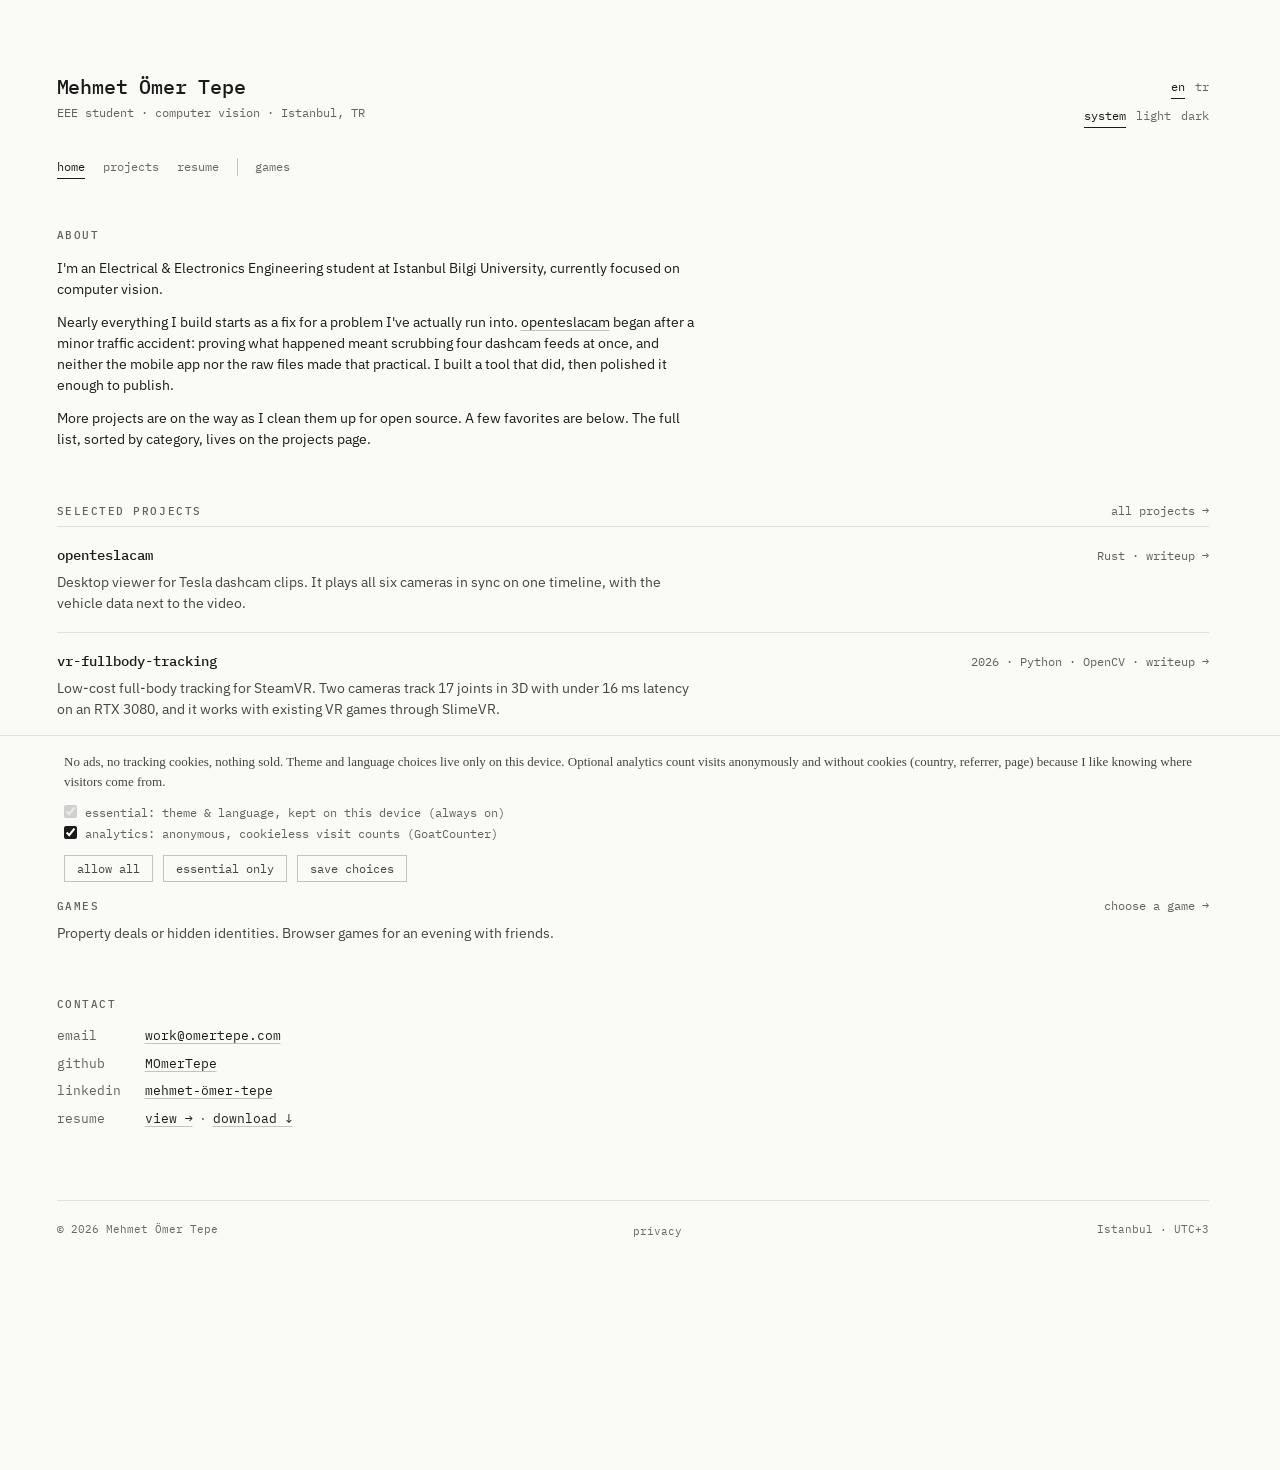
<file: index.html>
<!DOCTYPE html>
<html lang="en">
<head>
  <meta charset="utf-8">
  <meta name="viewport" content="width=device-width, initial-scale=1">
  <title>Ömer Tepe</title>
  <meta name="description" content="Mehmet Ömer Tepe, Electrical & Electronics Engineering student in Istanbul focused on computer vision. Projects across machine learning, embedded systems, and hardware design.">
  <link rel="canonical" href="https://omertepe.com/">
  <meta property="og:type" content="website">
  <meta property="og:title" content="Mehmet Ömer Tepe">
  <meta property="og:description" content="EEE student focused on computer vision. Projects across machine learning, embedded systems, and hardware design.">
  <meta property="og:url" content="https://omertepe.com/">
  <meta name="twitter:card" content="summary">
  <link rel="icon" href="/favicon.svg" type="image/svg+xml">
  <script>try{var s=localStorage.getItem('omt-theme');if(s==='light'||s==='dark')document.documentElement.style.colorScheme=s;}catch(e){}</script>
  <link rel="preconnect" href="https://fonts.googleapis.com">
  <link rel="preconnect" href="https://fonts.gstatic.com" crossorigin>
  <link href="https://fonts.googleapis.com/css2?family=IBM+Plex+Mono:ital,wght@0,400;0,500;0,600;1,400&family=IBM+Plex+Sans:ital,wght@0,400;0,450;0,500;0,600;1,400&display=swap" rel="stylesheet">
  <link rel="stylesheet" href="/assets/site.css?v=20261111-5">
  <script type="application/ld+json">
  {
    "@context": "https://schema.org",
    "@type": "Person",
    "name": "Mehmet Ömer Tepe",
    "url": "https://omertepe.com/",
    "jobTitle": "Electrical & Electronics Engineering student",
    "affiliation": { "@type": "CollegeOrUniversity", "name": "Istanbul Bilgi University" },
    "sameAs": [
      "https://github.com/MOmerTepe",
      "https://www.linkedin.com/in/mehmet-%C3%B6mer-tepe/"
    ]
  }
  </script>
</head>
<body data-page="home">
<div class="page">
  <div class="container">

    <header>
      <div class="header-left">
        <h1><a href="/">Mehmet Ömer Tepe</a></h1>
        <p class="tagline" data-i18n="tagline"></p>
      </div>
      <div class="toggles">
        <div class="toggle-row" aria-label="Language">
          <button id="lang-en" title="English">en</button>
          <button id="lang-tr" title="Türkçe">tr</button>
        </div>
        <div class="toggle-row" aria-label="Color theme">
          <button id="theme-system" title="Follow system theme" data-i18n="themeSystem"></button>
          <button id="theme-light" title="Light theme" data-i18n="themeLight"></button>
          <button id="theme-dark" title="Dark theme" data-i18n="themeDark"></button>
        </div>
      </div>
    </header>

    <nav class="site-nav" aria-label="Site">
      <a href="/" data-nav="home" data-i18n="navHome"></a>
      <a href="/projects/" data-nav="projects" data-i18n="navProjects"></a>
      <a href="/resume/" data-nav="resume" data-i18n="navResume"></a>
      <a href="/games/" data-nav="games" data-i18n="navGames">games</a>
    </nav>

    <section class="about">
      <h2 class="section-h" data-i18n="aboutH"></h2>
      <p data-i18n="aboutP1"></p>
      <p><span data-i18n="aboutP2a"></span><a class="body-link" href="https://github.com/MOmerTepe/openteslacam" target="_blank" rel="noopener">openteslacam</a><span data-i18n="aboutP2b"></span></p>
      <p data-i18n="aboutP3"></p>
    </section>

    <section class="projects">
      <div class="projects-head">
        <h2 class="section-h" data-i18n="featuredH"></h2>
        <a class="gh-link" href="/projects/" data-i18n="allProjects"></a>
      </div>
      <div class="repo-list" id="featured-list"></div>
    </section>

    <section class="projects" aria-labelledby="home-games-heading">
      <div class="projects-head">
        <h2 class="section-h" id="home-games-heading" data-i18n="gamesH">Games</h2>
        <a class="gh-link" href="/games/" data-i18n="gamesBrowse">choose a game →</a>
      </div>
      <p class="projects-intro" data-i18n="gamesHomeText"></p>
    </section>

    <section class="contact">
      <h2 class="section-h" data-i18n="contactH"></h2>
      <div class="contact-rows">
        <div class="contact-row">
          <span class="contact-label" data-i18n="emailLabel"></span>
          <a class="body-link" id="email-link" data-u="work" data-d="omertepe.com"></a>
        </div>
        <div class="contact-row">
          <span class="contact-label">github</span>
          <a class="body-link" href="https://github.com/MOmerTepe" target="_blank" rel="noopener">MOmerTepe</a>
        </div>
        <div class="contact-row">
          <span class="contact-label">linkedin</span>
          <a class="body-link" href="https://www.linkedin.com/in/mehmet-%C3%B6mer-tepe/" target="_blank" rel="noopener">mehmet-ömer-tepe</a>
        </div>
        <div class="contact-row">
          <span class="contact-label" data-i18n="resumeLabel"></span>
          <span>
            <a class="body-link" href="/resume/" data-i18n="resumeView"></a><span class="contact-sep">·</span><a class="body-link" href="/assets/resume.pdf" download="Resume_Mehmet_Omer_Tepe.pdf" data-i18n="resumeDownload"></a>
          </span>
        </div>
      </div>
    </section>

    <footer>
      <span id="copyright"></span>
      <span data-i18n="footerLoc"></span>
    </footer>

  </div>
</div>
<script src="/assets/site.js?v=20261111-5"></script>
</body>
</html>
</file>
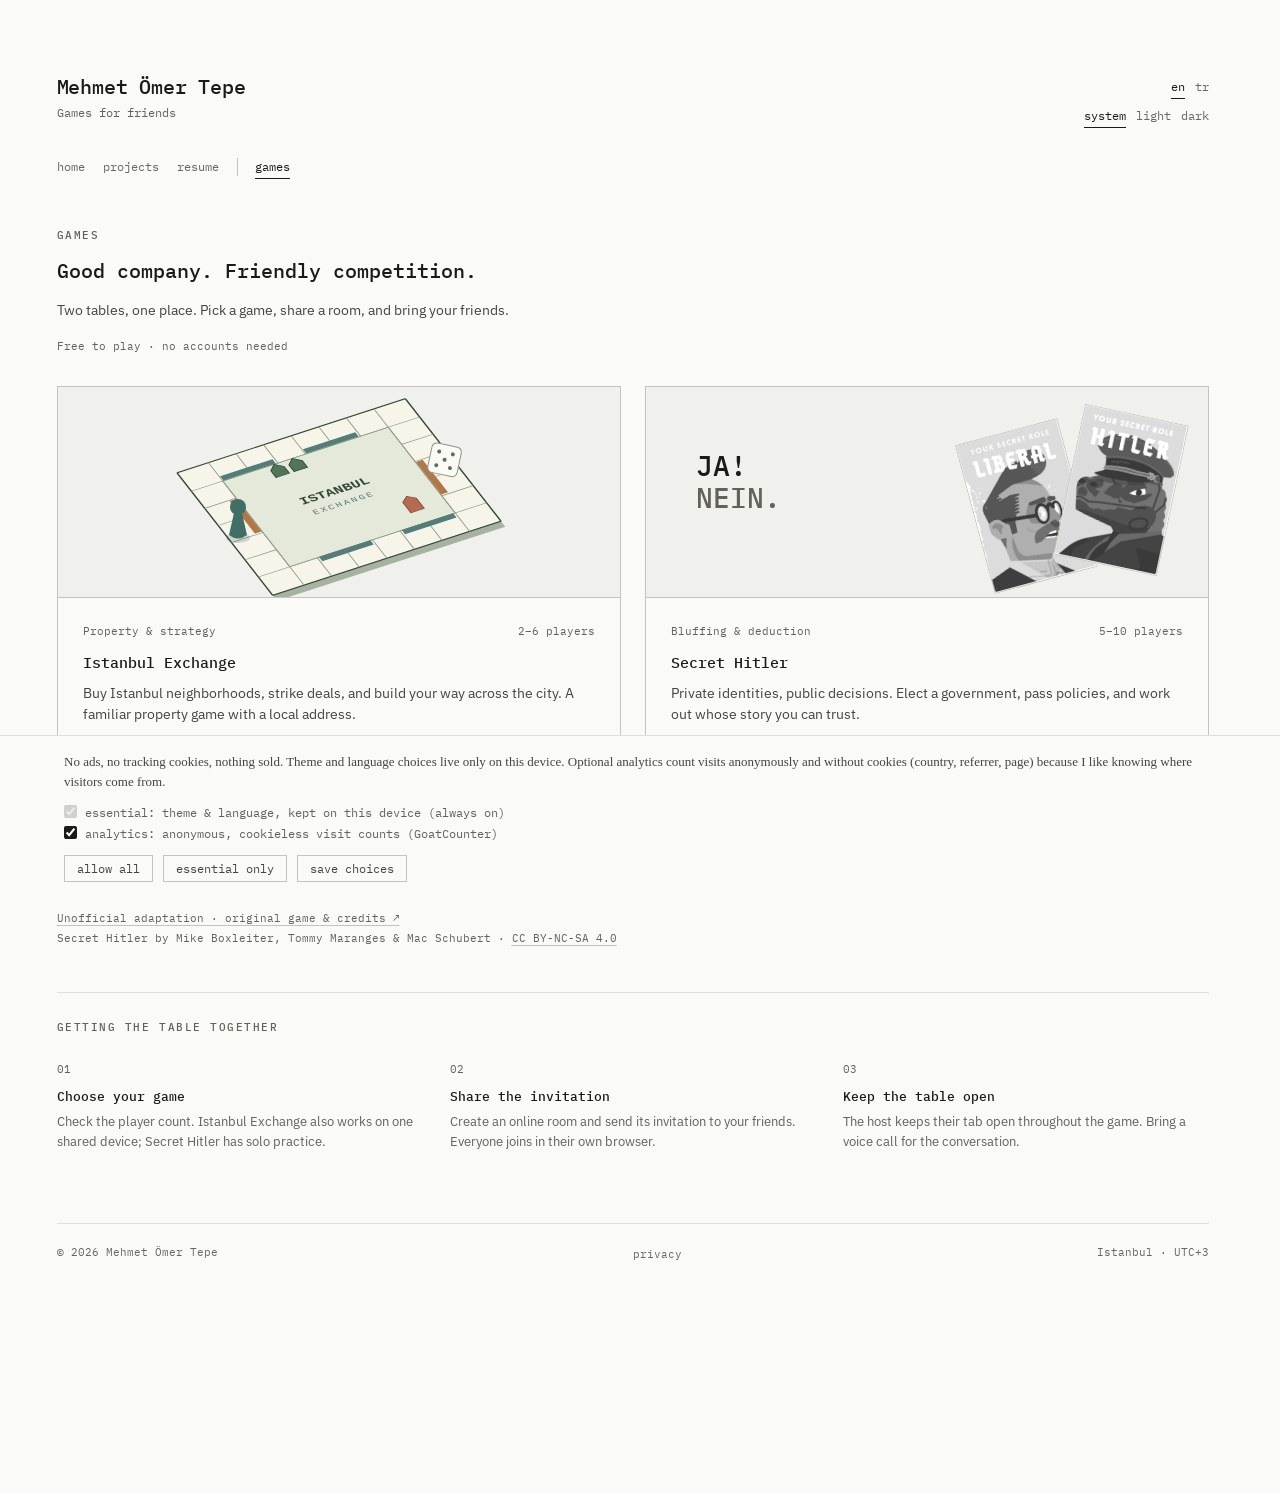
<file: games/index.html>
<!DOCTYPE html>
<html lang="en">
<head>
  <meta charset="utf-8">
  <meta name="viewport" content="width=device-width, initial-scale=1">
  <title>Games · Ömer Tepe</title>
  <meta name="description" content="Browser games for friends: Istanbul Exchange for 2–6 players and Secret Hitler for 5–10. Free online rooms, no accounts needed.">
  <link rel="canonical" href="https://omertepe.com/games/">
  <meta property="og:type" content="website">
  <meta property="og:title" content="Games · Ömer Tepe">
  <meta property="og:description" content="Two tables, one place. Play Istanbul Exchange or Secret Hitler with friends.">
  <meta property="og:url" content="https://omertepe.com/games/">
  <meta name="twitter:card" content="summary">
  <link rel="icon" href="/favicon.svg" type="image/svg+xml">
  <script>try{var s=localStorage.getItem('omt-theme');if(s==='light'||s==='dark')document.documentElement.style.colorScheme=s;}catch(e){}</script>
  <link rel="preconnect" href="https://fonts.googleapis.com">
  <link rel="preconnect" href="https://fonts.gstatic.com" crossorigin>
  <link href="https://fonts.googleapis.com/css2?family=IBM+Plex+Mono:wght@400;500;600&family=IBM+Plex+Sans:wght@400;450;500;600;700&display=swap" rel="stylesheet">
  <link rel="stylesheet" href="/assets/site.css?v=20261111-5">
  <link rel="stylesheet" href="/assets/games.css?v=20261111-3">
</head>
<body data-page="games">
<div class="page"><div class="container games-container">
  <header>
    <div class="header-left"><h1><a href="/">Mehmet Ömer Tepe</a></h1><p class="tagline" data-i18n="gamesTagline">Games for friends</p></div>
    <div class="toggles">
      <div class="toggle-row" aria-label="Language"><button id="lang-en" title="English">en</button><button id="lang-tr" title="Türkçe">tr</button></div>
      <div class="toggle-row" aria-label="Color theme"><button id="theme-system" data-i18n="themeSystem">system</button><button id="theme-light" data-i18n="themeLight">light</button><button id="theme-dark" data-i18n="themeDark">dark</button></div>
    </div>
  </header>
  <nav class="site-nav" aria-label="Site">
    <a href="/" data-nav="home" data-i18n="navHome">home</a>
    <a href="/projects/" data-nav="projects" data-i18n="navProjects">projects</a>
    <a href="/resume/" data-nav="resume" data-i18n="navResume">resume</a>
    <a href="/games/" data-nav="games" data-i18n="navGames" class="active" aria-current="page">games</a>
  </nav>
  <main>
    <section class="games-intro" aria-labelledby="games-title">
      <p class="section-h" data-i18n="gamesH">Games</p>
      <h2 id="games-title" data-i18n="gamesTitle">Good company. Friendly competition.</h2>
      <p data-i18n="gamesIntro">Two tables, one place. Pick a game, share a room, and bring your friends.</p>
      <span class="games-note" data-i18n="gamesNote">Free to play · no accounts needed</span>
    </section>
    <section class="games-grid" aria-label="Games">
      <article class="game-card exchange-card" aria-labelledby="exchange-title">
        <div class="game-art exchange-art" aria-hidden="true">
          <svg viewBox="0 0 440 210" focusable="false">
            <g transform="translate(220 110) rotate(-18) skewX(20) scale(1 .73) translate(-120 -100)">
              <path d="M0 9H240V209H0Z" fill="#a8b2a2"/>
              <rect width="240" height="200" rx="1" fill="#f7f5e9" stroke="#334838" stroke-width="1.5"/>
              <rect x="33" y="30" width="174" height="140" fill="#e4e9da" stroke="#8f9e8c"/>
              <path d="M0 30H240M0 170H240M33 0V200M207 0V200M62 0V30M91 0V30M120 0V30M149 0V30M178 0V30M62 170V200M91 170V200M120 170V200M149 170V200M178 170V200M0 58H33M0 86H33M0 114H33M0 142H33M207 58H240M207 86H240M207 114H240M207 142H240" stroke="#8f9e8c" stroke-width="1"/>
              <path d="M34 26H89M121 26H176M64 173H118M151 173H205" stroke="#547c79" stroke-width="7"/>
              <path d="M29 59V112M211 87V140" stroke="#b27747" stroke-width="7"/>
              <text x="120" y="95" text-anchor="middle" font-family="monospace" font-size="15" font-weight="bold" fill="#334838">ISTANBUL</text>
              <text x="120" y="113" text-anchor="middle" font-family="monospace" font-size="10" letter-spacing="2" fill="#547c79">EXCHANGE</text>
              <path d="M80 48V37L87 30L94 37V48Z M99 48V37L106 30L113 37V48Z" fill="#507559" stroke="#334838"/>
              <path d="M170 151V134L177 128L184 134V151Z" fill="#b66a50" stroke="#844c39"/>
            </g>
            <ellipse cx="119" cy="151" rx="12" ry="5" fill="#294b4230"/>
            <path d="M110 148L115 126H123L128 148Q119 155 110 148Z" fill="#416e67"/>
            <circle cx="119" cy="120" r="8" fill="#416e67"/>
            <g transform="translate(314 55) rotate(12)"><rect width="30" height="30" rx="5" fill="#fbfaf4" stroke="#899989"/><g fill="#54705b"><circle cx="8" cy="8" r="2"/><circle cx="22" cy="8" r="2"/><circle cx="15" cy="15" r="2"/><circle cx="8" cy="22" r="2"/><circle cx="22" cy="22" r="2"/></g></g>
          </svg>
        </div>
        <div class="game-card-body">
          <div class="game-card-meta"><span data-i18n="exchangeGenre">Property &amp; strategy</span><span data-i18n="exchangePlayers">2–6 players</span></div>
          <h3 id="exchange-title">Istanbul Exchange</h3>
          <p class="game-description" data-i18n="exchangeDesc">Buy Istanbul neighborhoods, strike deals, and build your way across the city. A familiar property game with a local address.</p>
          <ul class="game-features"><li data-i18n="exchangeFeature1">3D tabletop</li><li data-i18n="exchangeFeature2">Custom rules</li><li data-i18n="exchangeFeature3">Local play</li></ul>
          <div class="game-card-action"><span data-i18n="exchangeModes">Online or local</span><a href="/monopoly/" data-i18n="exchangePlay">Play Istanbul Exchange →</a></div>
        </div>
      </article>
      <article class="game-card secret-card" aria-labelledby="secret-title">
        <div class="game-art secret-art" aria-hidden="true"><span class="secret-art-word">JA! <i>NEIN.</i></span><div class="secret-art-cards"><img src="/secret-hitler/assets/role-liberal.webp" alt="" width="480" height="700"><img src="/secret-hitler/assets/role-hitler.webp" alt="" width="480" height="700"></div></div>
        <div class="game-card-body">
          <div class="game-card-meta"><span data-i18n="secretGenre">Bluffing &amp; deduction</span><span data-i18n="secretPlayers">5–10 players</span></div>
          <h3 id="secret-title">Secret Hitler</h3>
          <p class="game-description" data-i18n="secretDesc">Private identities, public decisions. Elect a government, pass policies, and work out whose story you can trust.</p>
          <ul class="game-features"><li data-i18n="secretFeature1">Hidden roles</li><li data-i18n="secretFeature2">Table chat</li><li data-i18n="secretFeature3">Practice bots</li></ul>
          <div class="game-card-action"><span data-i18n="secretModes">Online + solo practice</span><a href="/secret-hitler/" data-i18n="secretPlay">Play Secret Hitler →</a></div>
        </div>
      </article>
    </section>
    <p class="games-credit"><a href="/secret-hitler/#credits" data-i18n="secretCredit">Unofficial adaptation · original game &amp; credits ↗</a><br>Secret Hitler by Mike Boxleiter, Tommy Maranges &amp; Mac Schubert · <a href="https://creativecommons.org/licenses/by-nc-sa/4.0/">CC BY-NC-SA 4.0</a></p>
    <section class="games-guide" aria-labelledby="games-guide-heading">
      <h2 class="section-h" id="games-guide-heading" data-i18n="gamesTogether">Getting the table together</h2>
      <ol>
        <li><span class="guide-number" aria-hidden="true">01</span><h3 data-i18n="gamesStep1">Choose your game</h3><p data-i18n="gamesStep1Text">Check the player count. Istanbul Exchange also works on one shared device; Secret Hitler has solo practice.</p></li>
        <li><span class="guide-number" aria-hidden="true">02</span><h3 data-i18n="gamesStep2">Share the invitation</h3><p data-i18n="gamesStep2Text">Create an online room and send its invitation to your friends. Everyone joins in their own browser.</p></li>
        <li><span class="guide-number" aria-hidden="true">03</span><h3 data-i18n="gamesStep3">Keep the table open</h3><p data-i18n="gamesStep3Text">The host keeps their tab open throughout the game. Bring a voice call for the conversation.</p></li>
      </ol>
    </section>
  </main>
  <footer><span id="copyright">© 2026 Mehmet Ömer Tepe</span><span data-i18n="footerLoc">Istanbul · UTC+3</span></footer>
</div></div>
<script src="/assets/site.js?v=20261111-5"></script>
</body>
</html>
</file>
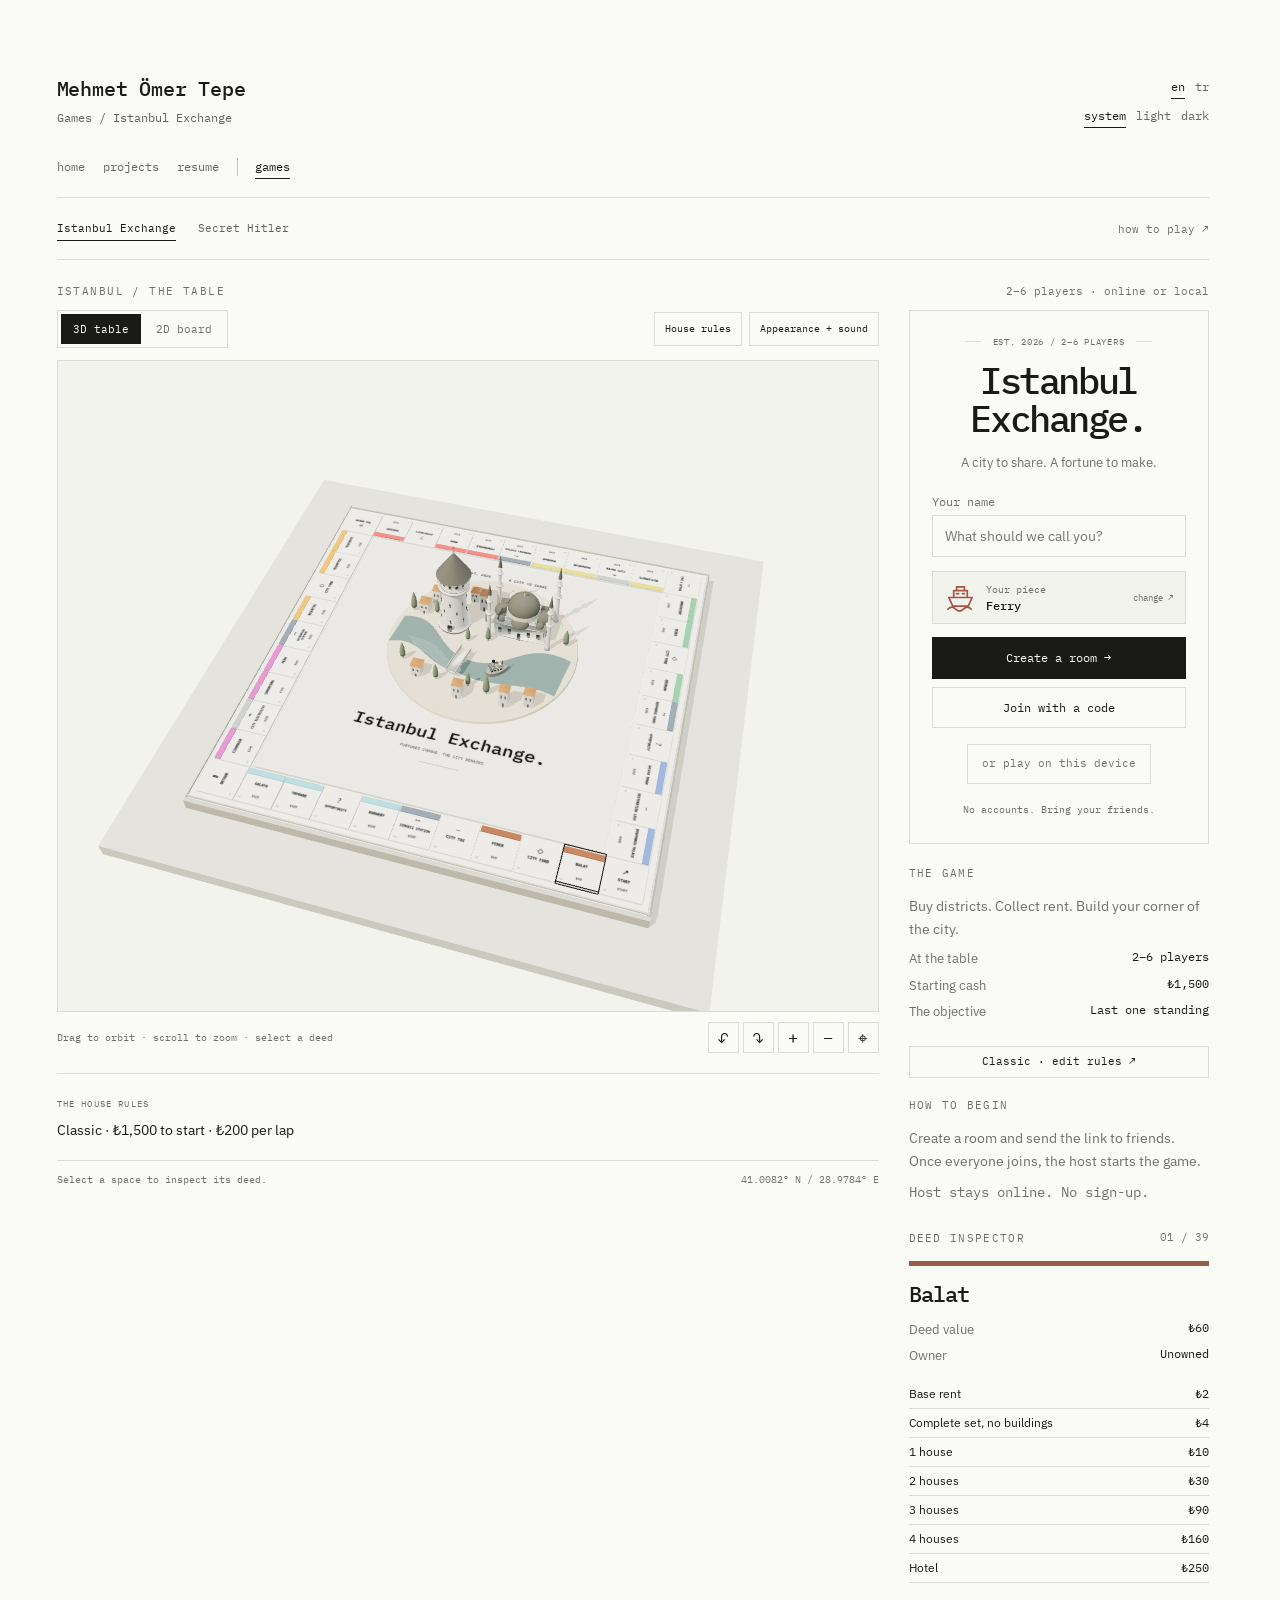
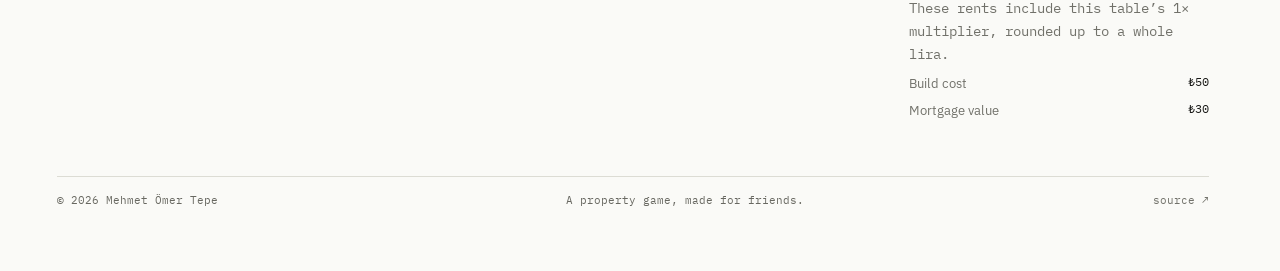
<file: monopoly/index.html>
<!DOCTYPE html>
<html lang="en">
<head>
  <meta charset="utf-8">
  <meta name="viewport" content="width=device-width, initial-scale=1">
  <title>Istanbul Exchange · Games · Ömer Tepe</title>
  <meta name="description" content="An Istanbul property-trading board game for 2–6 friends. Create a room, share a link, and play together online.">
  <link rel="canonical" href="https://omertepe.com/monopoly/">
  <meta property="og:title" content="Istanbul Exchange · Ömer Tepe">
  <meta property="og:description" content="Own a little of Istanbul. An online property-trading game for 2–6 friends.">
  <meta property="og:url" content="https://omertepe.com/monopoly/">
  <meta property="og:type" content="website">
  <link rel="icon" href="/favicon.svg" type="image/svg+xml">
  <script>try{var s=localStorage.getItem('omt-theme');if(s==='light'||s==='dark')document.documentElement.style.colorScheme=s;}catch(e){}</script>
  <link rel="preconnect" href="https://fonts.googleapis.com">
  <link rel="preconnect" href="https://fonts.gstatic.com" crossorigin>
  <link href="https://fonts.googleapis.com/css2?family=IBM+Plex+Mono:wght@400;500;600&family=IBM+Plex+Sans:wght@400;450;500;600&display=swap" rel="stylesheet">
  <link rel="stylesheet" href="/assets/site.css?v=20261111-5">
  <link rel="stylesheet" href="./game.css?v=20261111-4">
  <link rel="stylesheet" href="./immersive.css?v=20261111-4">
  <link rel="stylesheet" href="/assets/games.css?v=20261111-4">
  <script type="module" src="./app.js?v=20261111-4"></script>
</head>
<body>
<div class="page">
  <div class="game-container game-shell">
    <header class="game-header">
      <div class="header-left">
        <h1><a href="/">Mehmet Ömer Tepe</a></h1>
        <p class="tagline"><span data-copy="gamesTitle">Games</span> / Istanbul Exchange</p>
      </div>
      <div class="toggles">
        <div class="toggle-row" aria-label="Language" data-copy-aria="languageLabel"><button data-lang="en" title="English">en</button><button data-lang="tr" title="Türkçe">tr</button></div>
        <div class="toggle-row" aria-label="Color theme" data-copy-aria="themeLabel"><button data-theme="system">system</button><button data-theme="light">light</button><button data-theme="dark">dark</button></div>
      </div>
    </header>
    <nav class="site-nav game-site-nav" aria-label="Site navigation" data-copy-aria="siteLabel"><a href="/" data-copy="home">home</a><a href="/projects/" data-copy="projects">projects</a><a href="/resume/" data-copy="resume">resume</a><a href="/games/" class="active" aria-current="location" data-copy="games">games</a></nav>
    <div class="game-collection-bar"><nav class="game-switcher" aria-label="Games" data-copy-aria="gamesTitle"><a href="/monopoly/" class="active" aria-current="page">Istanbul Exchange</a><a href="/secret-hitler/">Secret Hitler</a></nav><button class="text-button" id="rules-button" data-copy="howTo">how to play ↗</button></div>
    <main id="app">
      <div class="table-heading"><span class="eyebrow" data-copy="table">ISTANBUL / THE TABLE</span><span id="connection" role="status">2–6 players · online or local</span></div>
      <div class="game-layout">
        <section class="board-area" aria-label="Game board">
          <div class="board-tools" id="board-tools"></div>
          <div class="board-stage" id="board-stage">
            <div id="scene-view" aria-label="Interactive 3D game board"></div>
            <div class="board" id="board"><div class="board-center" id="board-center"></div></div>
            <div id="celebration" aria-hidden="true"></div>
            <div id="reaction-layer" aria-live="polite"></div>
            <div id="scene-loading" class="scene-loading"><span class="loading-cube" aria-hidden="true"></span><span>Setting the table…</span></div>
          </div>
          <div class="scene-caption" id="scene-caption"></div>
          <div id="event-ribbon" aria-live="polite"></div>
          <div class="board-foot"><span data-copy="boardHint">Select a space to inspect its deed.</span><span class="mono">41.0082° N / 28.9784° E</span></div>
        </section>
        <aside class="sidebar" aria-label="Game controls"><div id="play-panel"></div><div id="room-panel"></div><div id="players-panel"></div><div id="property-panel"></div><div id="portfolio-panel"></div><div id="activity-panel"></div></aside>
      </div>
    </main>
    <footer class="game-footer"><span>© 2026 Mehmet Ömer Tepe</span><span data-copy="footer">A property game, made for friends.</span><a href="https://github.com/MOmerTepe/MOmerTepe.github.io/tree/main/monopoly">source ↗</a></footer>
  </div>
</div>
<div id="notice" role="alert" hidden></div>
<dialog id="modal"><div class="modal-top"><span class="eyebrow" id="modal-title"></span><button class="icon-button" id="close-modal" aria-label="Close dialog">×</button></div><div id="modal-content"></div></dialog>
<noscript>This game needs JavaScript. Please enable it in your browser.</noscript>
</body>
</html>
</file>
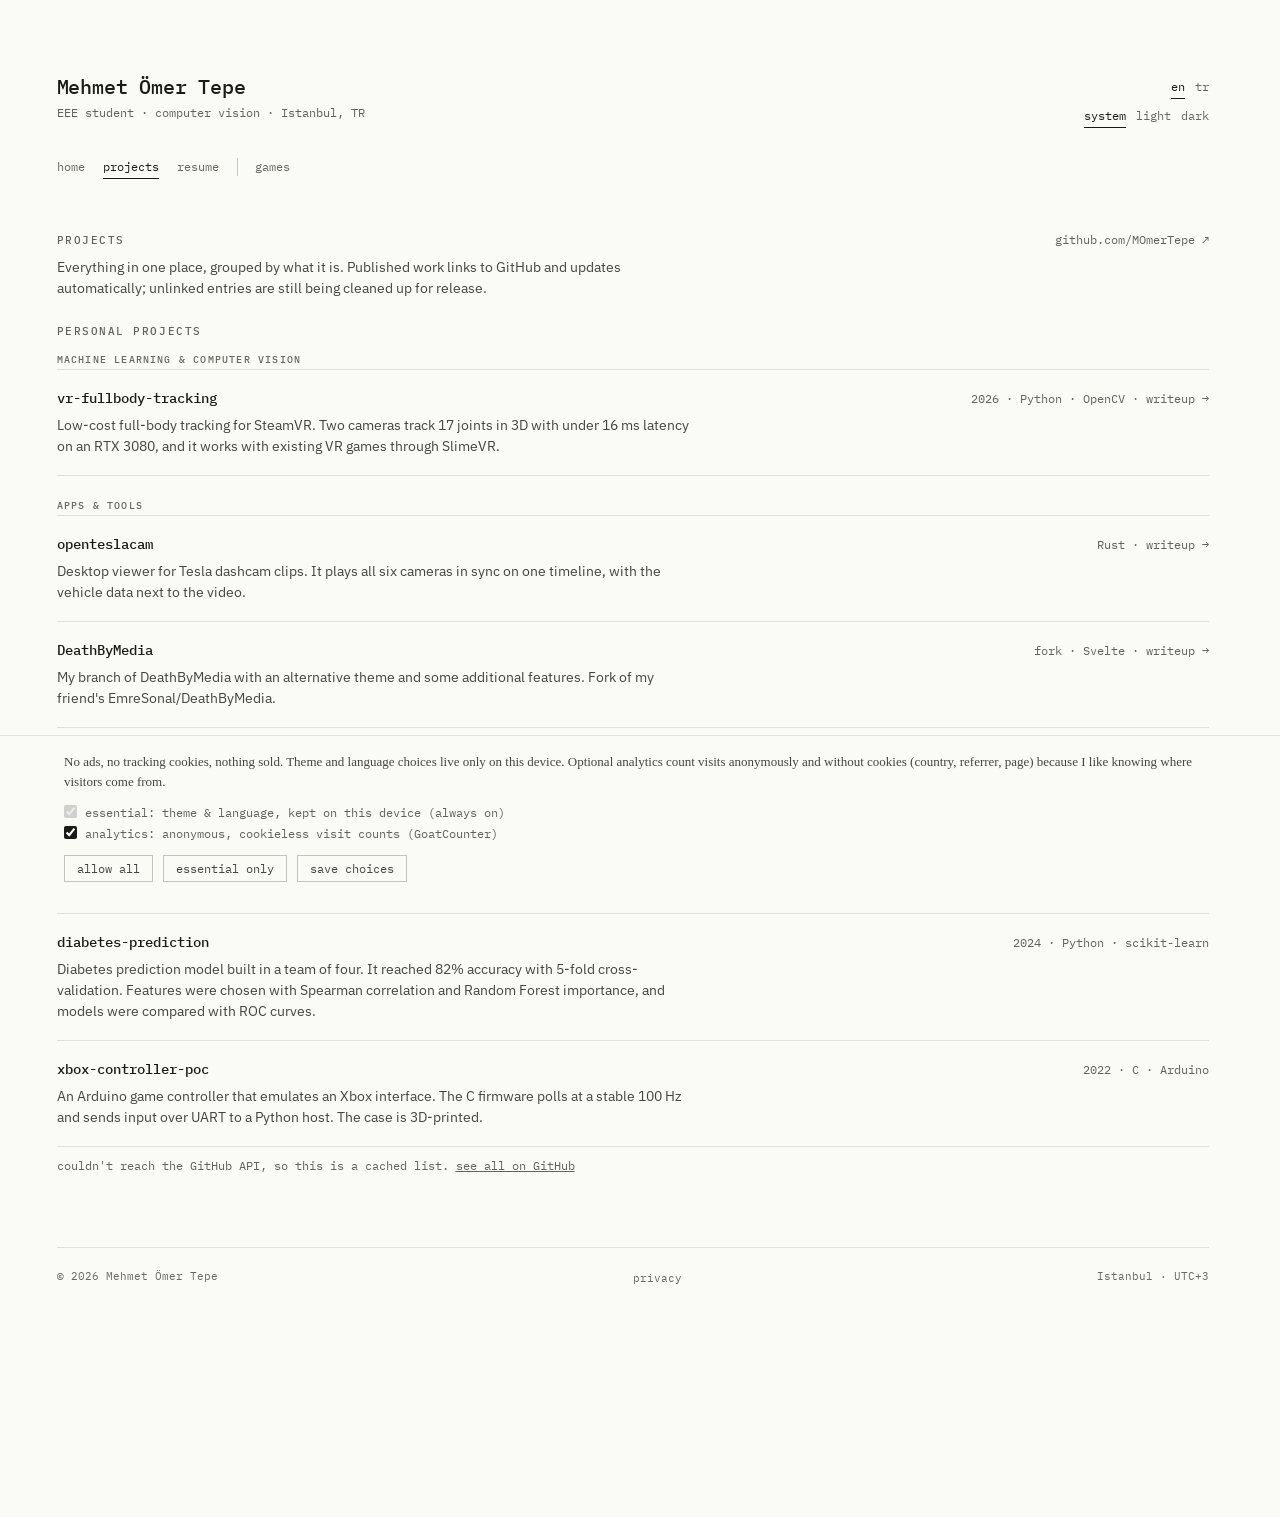
<file: projects/index.html>
<!DOCTYPE html>
<html lang="en">
<head>
  <meta charset="utf-8">
  <meta name="viewport" content="width=device-width, initial-scale=1">
  <title>Projects · Ömer Tepe</title>
  <meta name="description" content="Projects by Mehmet Ömer Tepe: machine learning and computer vision, hardware and embedded systems, apps and tools. Published work pulled live from GitHub.">
  <link rel="canonical" href="https://omertepe.com/projects/">
  <meta property="og:type" content="website">
  <meta property="og:title" content="Projects · Mehmet Ömer Tepe">
  <meta property="og:description" content="Machine learning and computer vision, hardware and embedded systems, apps and tools.">
  <meta property="og:url" content="https://omertepe.com/projects/">
  <meta name="twitter:card" content="summary">
  <link rel="icon" href="/favicon.svg" type="image/svg+xml">
  <script>try{var s=localStorage.getItem('omt-theme');if(s==='light'||s==='dark')document.documentElement.style.colorScheme=s;}catch(e){}</script>
  <link rel="preconnect" href="https://fonts.googleapis.com">
  <link rel="preconnect" href="https://fonts.gstatic.com" crossorigin>
  <link href="https://fonts.googleapis.com/css2?family=IBM+Plex+Mono:ital,wght@0,400;0,500;0,600;1,400&family=IBM+Plex+Sans:ital,wght@0,400;0,450;0,500;0,600;1,400&display=swap" rel="stylesheet">
  <link rel="stylesheet" href="/assets/site.css?v=20261111-5">
</head>
<body data-page="projects">
<div class="page">
  <div class="container">

    <header>
      <div class="header-left">
        <h1><a href="/">Mehmet Ömer Tepe</a></h1>
        <p class="tagline" data-i18n="tagline"></p>
      </div>
      <div class="toggles">
        <div class="toggle-row" aria-label="Language">
          <button id="lang-en" title="English">en</button>
          <button id="lang-tr" title="Türkçe">tr</button>
        </div>
        <div class="toggle-row" aria-label="Color theme">
          <button id="theme-system" title="Follow system theme" data-i18n="themeSystem"></button>
          <button id="theme-light" title="Light theme" data-i18n="themeLight"></button>
          <button id="theme-dark" title="Dark theme" data-i18n="themeDark"></button>
        </div>
      </div>
    </header>

    <nav class="site-nav" aria-label="Site">
      <a href="/" data-nav="home" data-i18n="navHome"></a>
      <a href="/projects/" data-nav="projects" data-i18n="navProjects"></a>
      <a href="/resume/" data-nav="resume" data-i18n="navResume"></a>
      <a href="/games/" data-nav="games" data-i18n="navGames">games</a>
    </nav>

    <section class="projects page-top">
      <div class="projects-head">
        <h2 class="section-h" data-i18n="projectsH"></h2>
        <a class="gh-link" href="https://github.com/MOmerTepe?tab=repositories" target="_blank" rel="noopener">github.com/MOmerTepe ↗</a>
      </div>
      <p class="projects-intro" data-i18n="projectsIntro"></p>
      <p class="repos-loading" id="repos-loading" data-i18n="fetching"></p>
      <div id="projects-body" hidden></div>
      <p class="repos-error" id="repos-error" hidden><span data-i18n="apiError"></span> <a href="https://github.com/MOmerTepe?tab=repositories" target="_blank" rel="noopener" data-i18n="seeAll"></a></p>
    </section>

    <footer>
      <span id="copyright"></span>
      <span data-i18n="footerLoc"></span>
    </footer>

  </div>
</div>
<script src="/assets/site.js?v=20261111-5"></script>
</body>
</html>
</file>
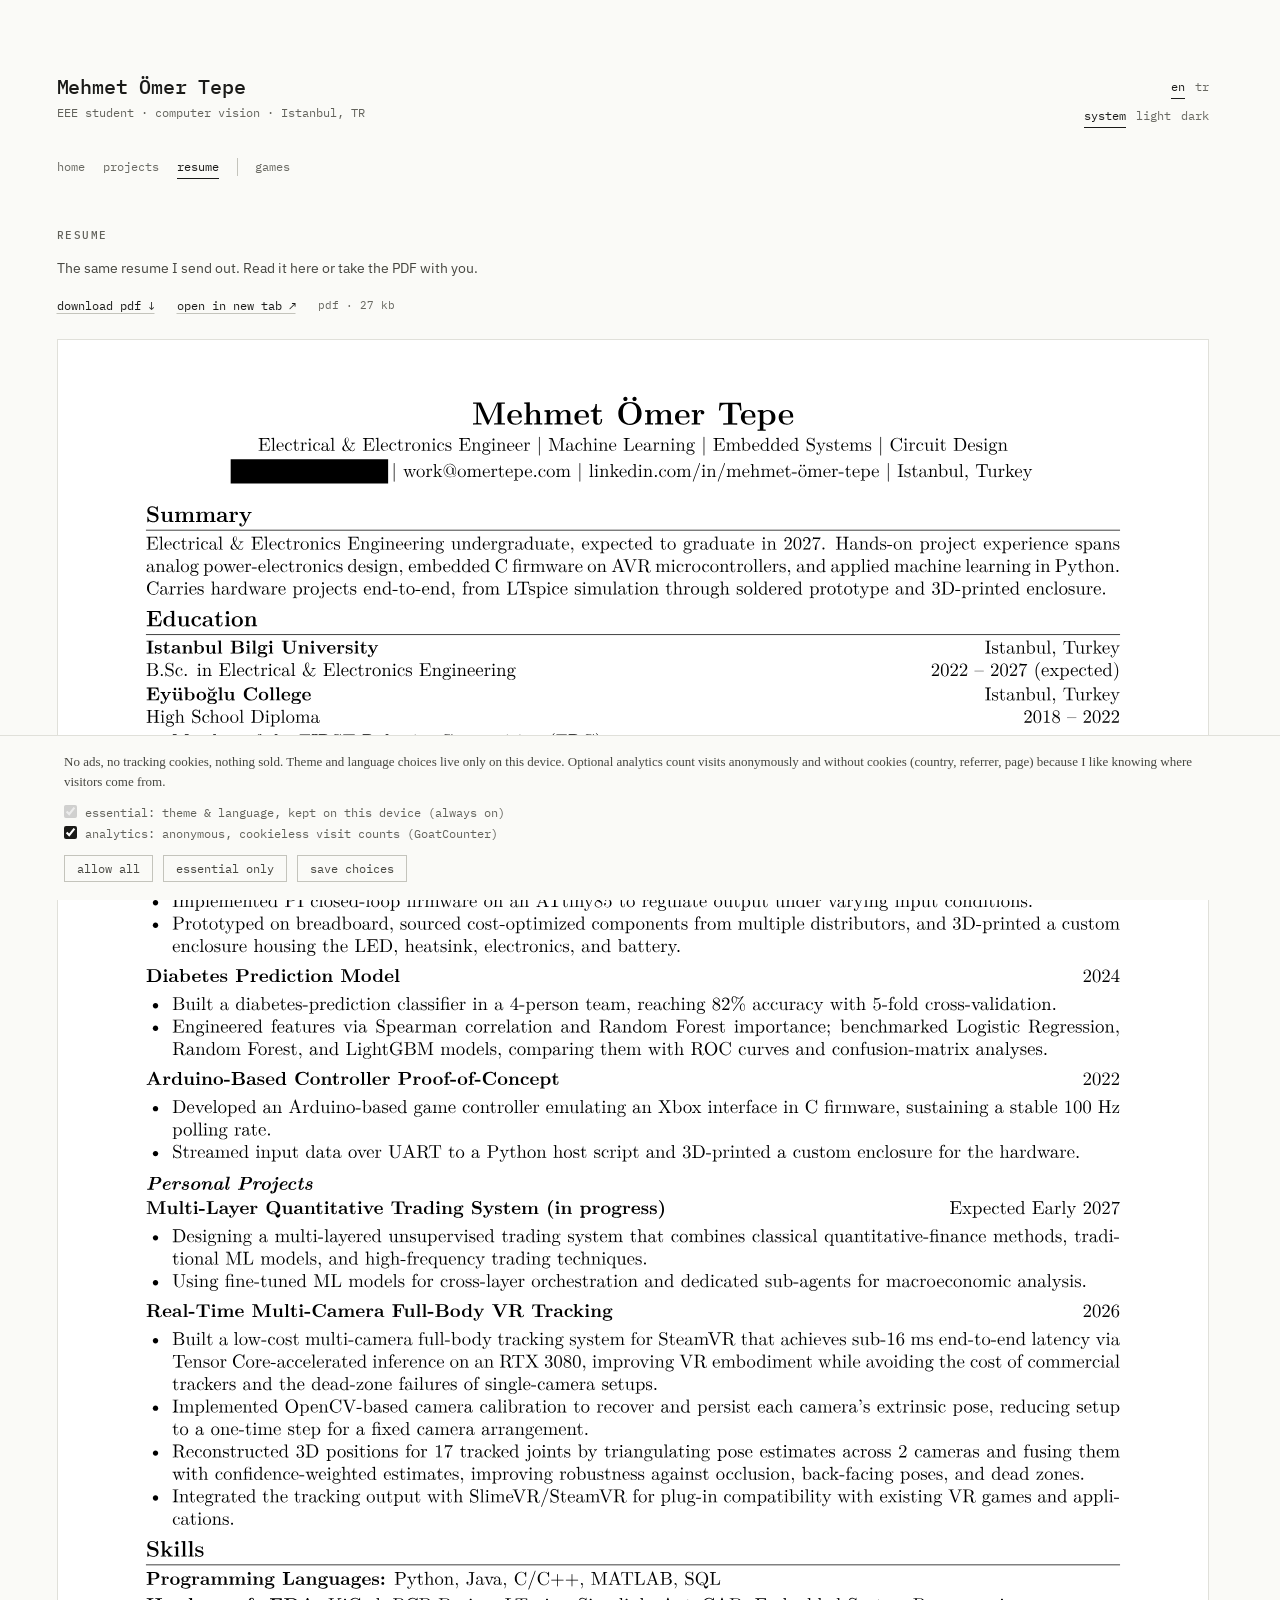
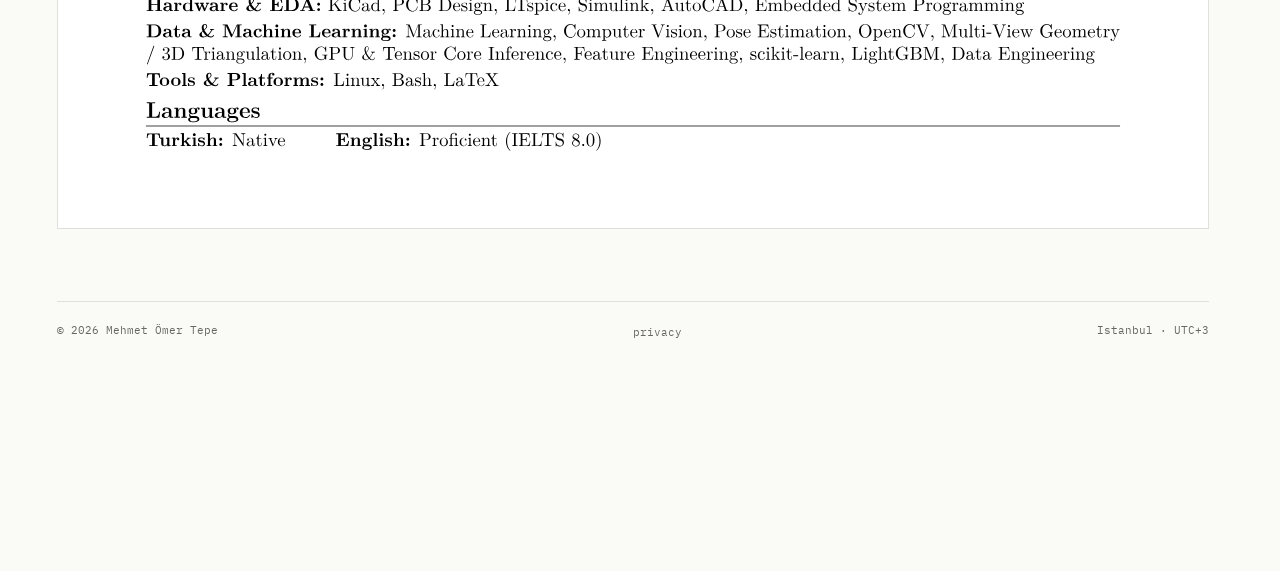
<file: resume/index.html>
<!DOCTYPE html>
<html lang="en">
<head>
  <meta charset="utf-8">
  <meta name="viewport" content="width=device-width, initial-scale=1">
  <title>Resume · Ömer Tepe</title>
  <meta name="description" content="Resume of Mehmet Ömer Tepe, Electrical & Electronics Engineering student focused on computer vision. View online or download as PDF.">
  <link rel="canonical" href="https://omertepe.com/resume/">
  <meta property="og:type" content="website">
  <meta property="og:title" content="Resume · Mehmet Ömer Tepe">
  <meta property="og:description" content="View online or download as PDF.">
  <meta property="og:url" content="https://omertepe.com/resume/">
  <meta name="twitter:card" content="summary">
  <link rel="icon" href="/favicon.svg" type="image/svg+xml">
  <script>try{var s=localStorage.getItem('omt-theme');if(s==='light'||s==='dark')document.documentElement.style.colorScheme=s;}catch(e){}</script>
  <link rel="preconnect" href="https://fonts.googleapis.com">
  <link rel="preconnect" href="https://fonts.gstatic.com" crossorigin>
  <link href="https://fonts.googleapis.com/css2?family=IBM+Plex+Mono:ital,wght@0,400;0,500;0,600;1,400&family=IBM+Plex+Sans:ital,wght@0,400;0,450;0,500;0,600;1,400&display=swap" rel="stylesheet">
  <link rel="stylesheet" href="/assets/site.css?v=20261111-5">
</head>
<body data-page="resume">
<div class="page">
  <div class="container">

    <header>
      <div class="header-left">
        <h1><a href="/">Mehmet Ömer Tepe</a></h1>
        <p class="tagline" data-i18n="tagline"></p>
      </div>
      <div class="toggles">
        <div class="toggle-row" aria-label="Language">
          <button id="lang-en" title="English">en</button>
          <button id="lang-tr" title="Türkçe">tr</button>
        </div>
        <div class="toggle-row" aria-label="Color theme">
          <button id="theme-system" title="Follow system theme" data-i18n="themeSystem"></button>
          <button id="theme-light" title="Light theme" data-i18n="themeLight"></button>
          <button id="theme-dark" title="Dark theme" data-i18n="themeDark"></button>
        </div>
      </div>
    </header>

    <nav class="site-nav" aria-label="Site">
      <a href="/" data-nav="home" data-i18n="navHome"></a>
      <a href="/projects/" data-nav="projects" data-i18n="navProjects"></a>
      <a href="/resume/" data-nav="resume" data-i18n="navResume"></a>
      <a href="/games/" data-nav="games" data-i18n="navGames">games</a>
    </nav>

    <section class="page-top">
      <h2 class="section-h" data-i18n="resumeH"></h2>
      <p class="resume-lede" data-i18n="resumeLede"></p>
      <div class="resume-actions">
        <a class="body-link" href="/assets/resume.pdf" download="Resume_Mehmet_Omer_Tepe.pdf" data-i18n="resumeDownloadBtn"></a>
        <a class="body-link" href="/assets/resume.pdf" target="_blank" rel="noopener" data-i18n="resumeOpenBtn"></a>
        <span class="resume-size">pdf · 27 kb</span>
      </div>
      <div class="resume-embed" id="resume-embed">
        <img src="/assets/resume-preview.svg" width="612" height="792" alt="Mehmet Ömer Tepe, resume preview" decoding="async">
      </div>
    </section>

    <footer>
      <span id="copyright"></span>
      <span data-i18n="footerLoc"></span>
    </footer>

  </div>
</div>
<script src="/assets/site.js?v=20261111-5"></script>
<script src="/resume/resume.js"></script>
</body>
</html>
</file>
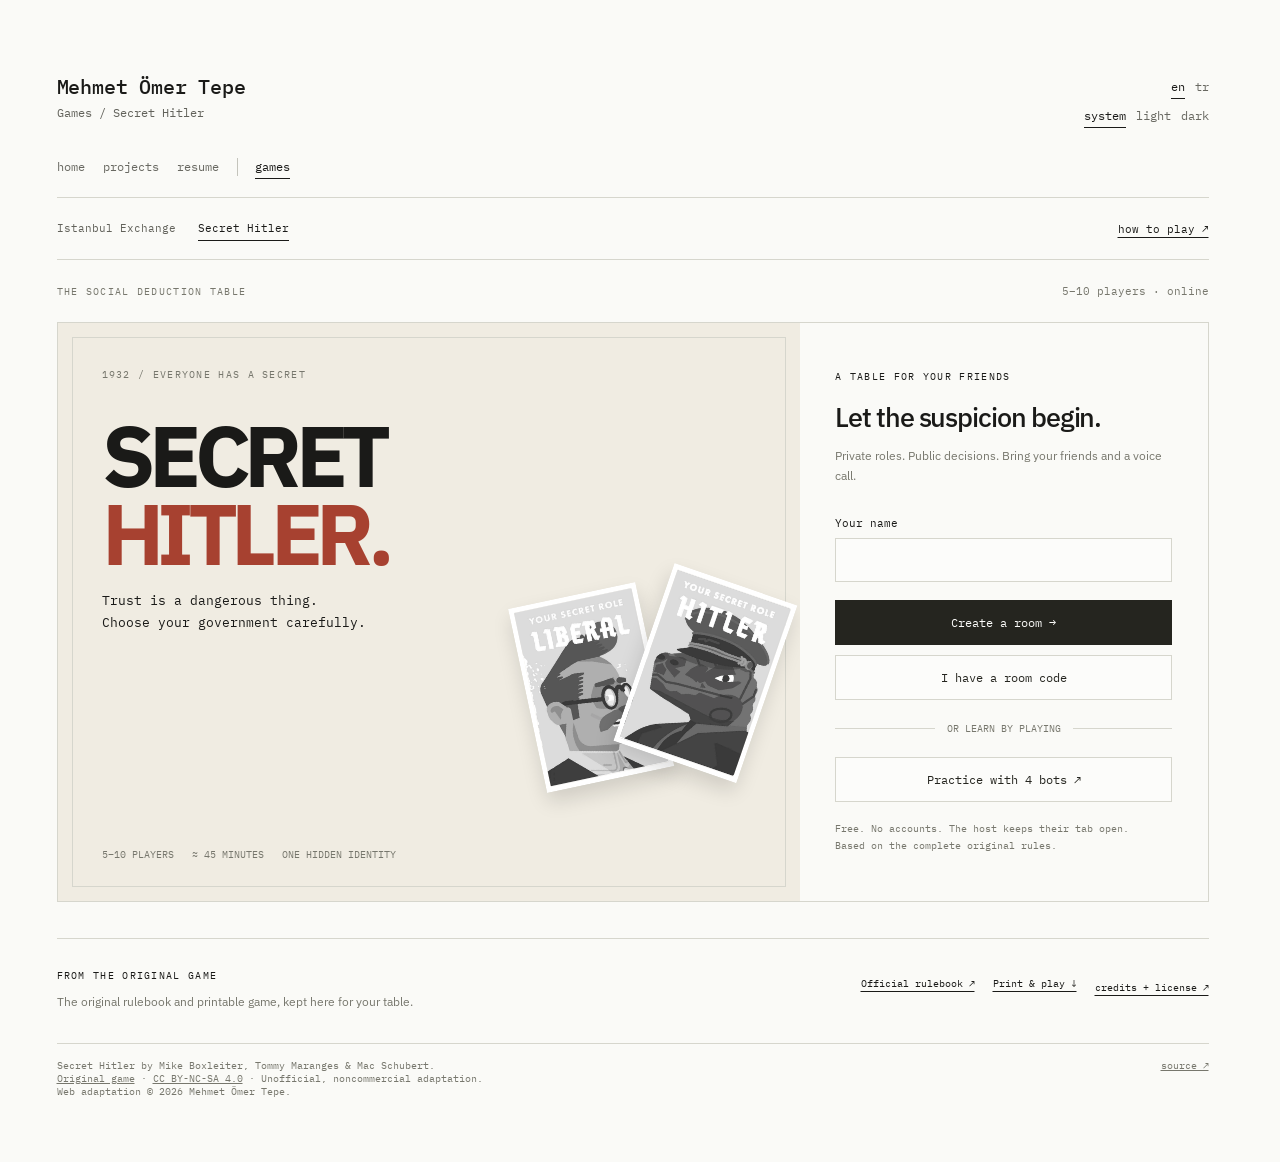
<file: secret-hitler/index.html>
<!doctype html>
<html lang="en">
<head>
  <meta charset="utf-8"><meta name="viewport" content="width=device-width,initial-scale=1">
  <title>Secret Hitler · Games · Ömer Tepe</title>
  <meta name="description" content="A free, unofficial Secret Hitler table for 5–10 friends. Private roles, simultaneous voting, and the complete original rules. Play together online.">
  <link rel="canonical" href="https://omertepe.com/secret-hitler/">
  <meta property="og:title" content="Secret Hitler: a table for friends"><meta property="og:description" content="Trust carefully. Vote together. A free online adaptation for 5–10 players."><meta property="og:type" content="website"><meta property="og:url" content="https://omertepe.com/secret-hitler/">
  <link rel="icon" href="/favicon.svg" type="image/svg+xml">
  <script>try{var s=localStorage.getItem('omt-theme');if(s==='light'||s==='dark')document.documentElement.style.colorScheme=s;}catch(e){}</script>
  <link rel="preconnect" href="https://fonts.googleapis.com"><link rel="preconnect" href="https://fonts.gstatic.com" crossorigin>
  <link href="https://fonts.googleapis.com/css2?family=IBM+Plex+Mono:wght@400;500;600&family=IBM+Plex+Sans:wght@400;450;500;600;700&display=swap" rel="stylesheet">
  <link rel="stylesheet" href="/assets/site.css?v=20261111-5"><link rel="stylesheet" href="./game.css?v=20261007-1">
  <link rel="stylesheet" href="/assets/games.css?v=20261111-3">
  <script type="module" src="./app.js?v=20261111-1"></script>
</head>
<body><div class="page"><div class="sh-container game-shell">
  <header class="game-header"><div class="header-left"><h1><a href="/">Mehmet Ömer Tepe</a></h1><p class="tagline"><span data-label="gamesTitle">Games</span> / Secret Hitler</p></div><div class="toggles"><div class="toggle-row" aria-label="Language" data-label-aria="languageLabel"><button data-lang="en" title="English">en</button><button data-lang="tr" title="Türkçe">tr</button></div><div class="toggle-row" aria-label="Color theme" data-label-aria="themeLabel"><button data-theme="system">system</button><button data-theme="light">light</button><button data-theme="dark">dark</button></div></div></header>
  <nav class="site-nav game-site-nav" aria-label="Site navigation" data-label-aria="siteLabel"><a href="/" data-label="home">home</a><a href="/projects/" data-label="projects">projects</a><a href="/resume/" data-label="resume">resume</a><a href="/games/" class="active" aria-current="location" data-label="games">games</a></nav>
  <div class="game-collection-bar"><nav class="game-switcher" aria-label="Games" data-label-aria="gamesTitle"><a href="/monopoly/">Istanbul Exchange</a><a href="/secret-hitler/" class="active" aria-current="page">Secret Hitler</a></nav><button class="text-button" data-action="rules" data-label="how">how to play ↗</button></div>
  <main id="app"><div class="status-row"><span class="eyebrow" data-label="edition">THE SOCIAL DEDUCTION TABLE</span><span id="connection" role="status">5–10 players · online</span></div><div id="content"></div></main>
  <section id="credits" class="source-strip" aria-label="Official game resources"><div><span class="eyebrow" data-label="original">FROM THE ORIGINAL GAME</span><p data-label="sourceText">The original rulebook and printable game, kept here for your table.</p></div><div class="source-links"><a href="./downloads/Secret_Hitler_Rules.pdf" target="_blank" rel="noopener" data-label="rulebook">Official rulebook ↗</a><a href="./downloads/Secret_Hitler_Print_and_Play.pdf" download data-label="printPlay">Print & play ↓</a><button class="text-button" data-action="credits" data-label="credits">credits + license ↗</button></div></section>
  <footer><span>Secret Hitler by Mike Boxleiter, Tommy Maranges &amp; Mac Schubert.<br><a href="https://www.secrethitler.com/">Original game</a> · <a href="https://creativecommons.org/licenses/by-nc-sa/4.0/">CC BY-NC-SA 4.0</a> · <span data-label="unofficial">Unofficial, noncommercial adaptation.</span><br>Web adaptation © 2026 Mehmet Ömer Tepe.</span><a href="https://github.com/MOmerTepe/MOmerTepe.github.io/tree/main/secret-hitler">source ↗</a></footer>
</div></div><dialog id="modal"><div class="modal-top"><span id="modal-title" class="eyebrow"></span><button id="close-modal" class="icon-button" aria-label="Close dialog">×</button></div><div id="modal-content"></div></dialog><div id="notice" role="alert" hidden></div><noscript>Enable JavaScript to play. The official PDF rulebook and printable game are available above.</noscript></body></html>
</file>
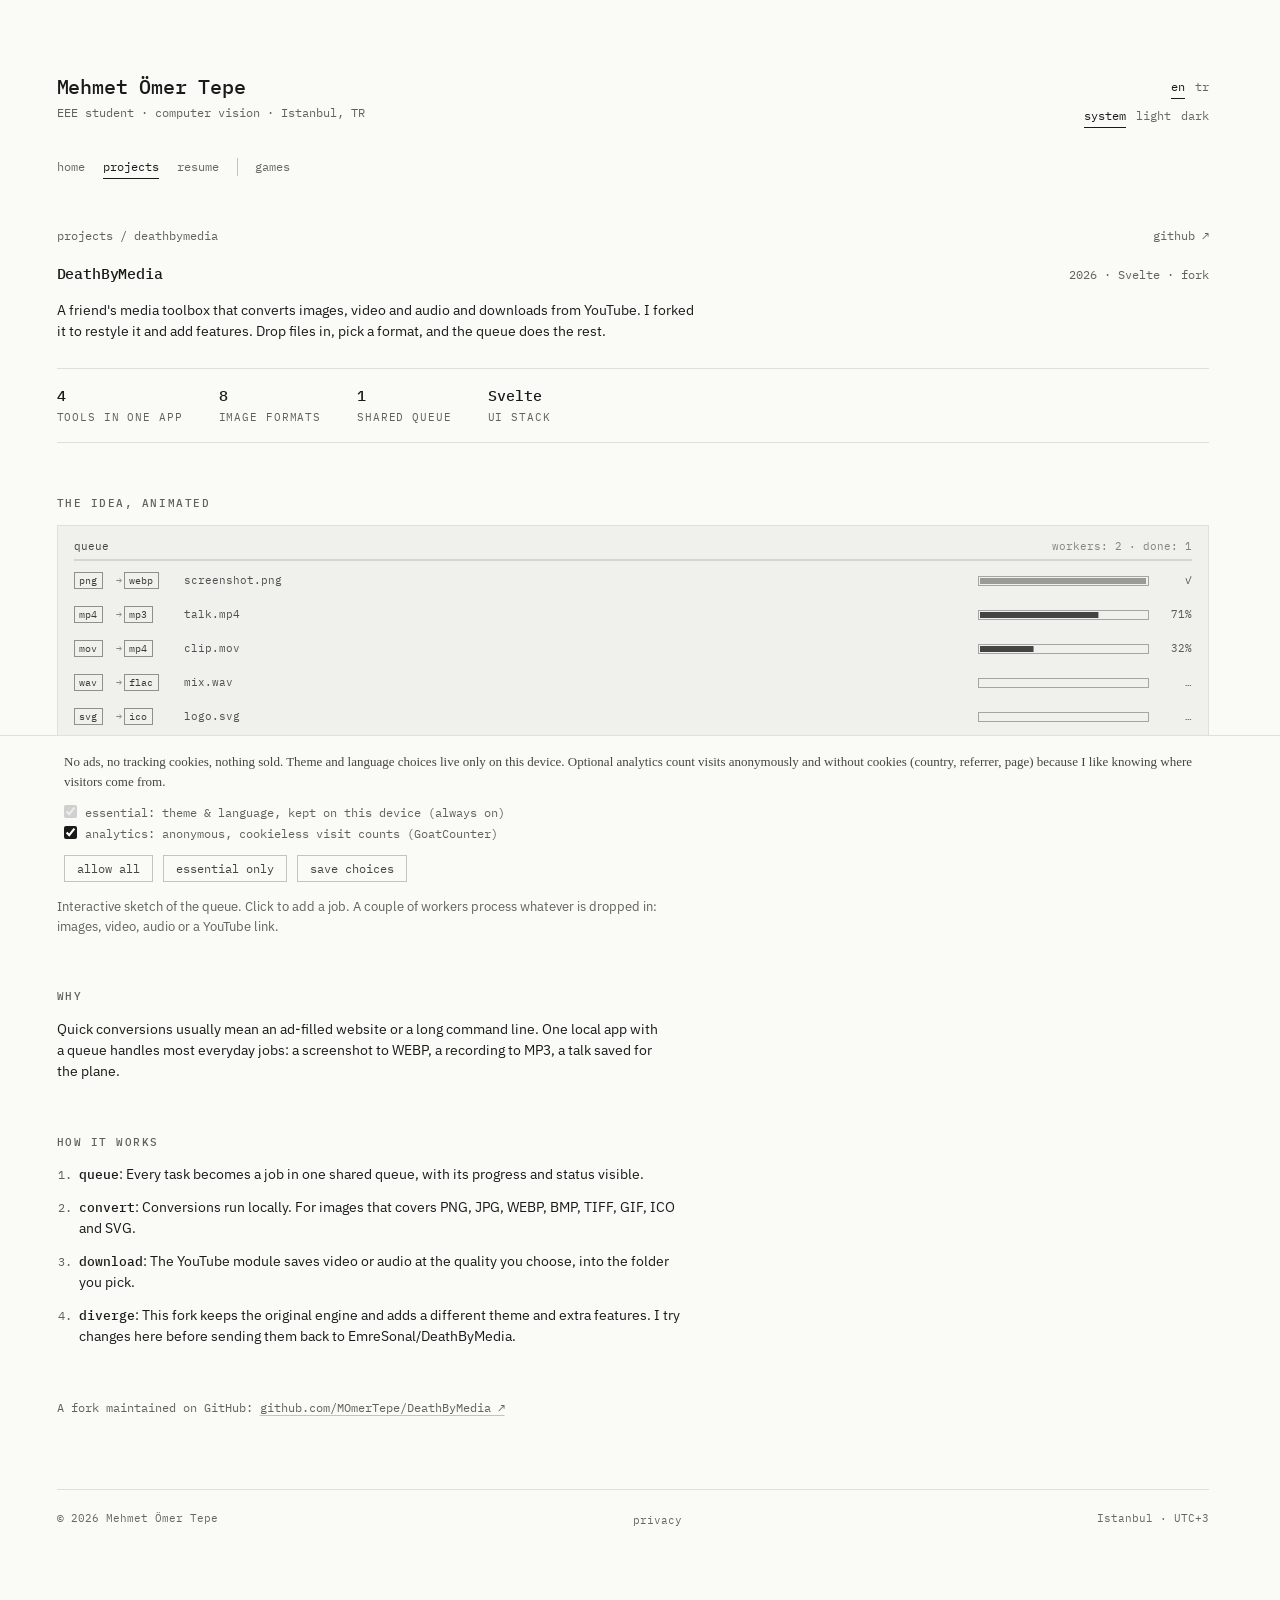
<file: projects/deathbymedia/index.html>
<!DOCTYPE html>
<html lang="en">
<head>
  <meta charset="utf-8">
  <meta name="viewport" content="width=device-width, initial-scale=1">
  <title>DeathByMedia · Ömer Tepe</title>
  <meta name="description" content="Case study: DeathByMedia, an all-in-one local media toolbox (image, video, audio conversion and a YouTube downloader) forked to restyle and extend.">
  <link rel="canonical" href="https://omertepe.com/projects/deathbymedia/">
  <meta property="og:type" content="article">
  <meta property="og:title" content="DeathByMedia · Mehmet Ömer Tepe">
  <meta property="og:description" content="An all-in-one local media toolbox: conversions and downloads through one queue.">
  <meta property="og:url" content="https://omertepe.com/projects/deathbymedia/">
  <meta name="twitter:card" content="summary">
  <link rel="icon" href="/favicon.svg" type="image/svg+xml">
  <script>try{var s=localStorage.getItem('omt-theme');if(s==='light'||s==='dark')document.documentElement.style.colorScheme=s;}catch(e){}</script>
  <link rel="preconnect" href="https://fonts.googleapis.com">
  <link rel="preconnect" href="https://fonts.gstatic.com" crossorigin>
  <link href="https://fonts.googleapis.com/css2?family=IBM+Plex+Mono:ital,wght@0,400;0,500;0,600;1,400&family=IBM+Plex+Sans:ital,wght@0,400;0,450;0,500;0,600;1,400&display=swap" rel="stylesheet">
  <link rel="stylesheet" href="/assets/site.css?v=20261111-5">
</head>
<body data-page="projects" data-title="titleDbm">
<div class="page">
  <div class="container">

    <header>
      <div class="header-left">
        <h1><a href="/">Mehmet Ömer Tepe</a></h1>
        <p class="tagline" data-i18n="tagline"></p>
      </div>
      <div class="toggles">
        <div class="toggle-row" aria-label="Language">
          <button id="lang-en" title="English">en</button>
          <button id="lang-tr" title="Türkçe">tr</button>
        </div>
        <div class="toggle-row" aria-label="Color theme">
          <button id="theme-system" title="Follow system theme" data-i18n="themeSystem"></button>
          <button id="theme-light" title="Light theme" data-i18n="themeLight"></button>
          <button id="theme-dark" title="Dark theme" data-i18n="themeDark"></button>
        </div>
      </div>
    </header>

    <nav class="site-nav" aria-label="Site">
      <a href="/" data-nav="home" data-i18n="navHome"></a>
      <a href="/projects/" data-nav="projects" data-i18n="navProjects"></a>
      <a href="/resume/" data-nav="resume" data-i18n="navResume"></a>
      <a href="/games/" data-nav="games" data-i18n="navGames">games</a>
    </nav>

    <section class="page-top">
      <div class="crumb-row">
        <p class="crumb"><a href="/projects/" data-i18n="navProjects"></a> / deathbymedia</p>
        <a class="gh-link" href="https://github.com/MOmerTepe/DeathByMedia" target="_blank" rel="noopener">github ↗</a>
      </div>
      <div class="proj-head">
        <h2>DeathByMedia</h2>
        <span class="repo-meta">2026 · Svelte · fork</span>
      </div>
      <p class="proj-lede" data-i18n="dbmLede"></p>
      <div class="stats">
        <div class="stat"><span class="stat-v">4</span><span class="stat-l" data-i18n="dbmStat1l"></span></div>
        <div class="stat"><span class="stat-v">8</span><span class="stat-l" data-i18n="dbmStat2l"></span></div>
        <div class="stat"><span class="stat-v">1</span><span class="stat-l" data-i18n="dbmStat3l"></span></div>
        <div class="stat"><span class="stat-v">Svelte</span><span class="stat-l" data-i18n="dbmStat4l"></span></div>
      </div>
    </section>

    <section class="projects">
      <h2 class="section-h" data-i18n="demoH"></h2>
      <div class="demo-box">
        <canvas id="dbm-demo" role="img" aria-label="Animated schematic: a media conversion queue with jobs progressing through two workers"></canvas>
      </div>
      <p class="demo-caption" data-i18n="dbmDemoCap"></p>
    </section>

    <section class="projects">
      <h2 class="section-h" data-i18n="whyH"></h2>
      <p data-i18n="dbmWhy" style="margin: 0; text-wrap: pretty;"></p>
    </section>

    <section class="projects">
      <h2 class="section-h" data-i18n="howH"></h2>
      <ol class="steps">
        <li><span class="step-k" data-i18n="dbmStep1k"></span><span data-i18n="dbmStep1t"></span></li>
        <li><span class="step-k" data-i18n="dbmStep2k"></span><span data-i18n="dbmStep2t"></span></li>
        <li><span class="step-k" data-i18n="dbmStep3k"></span><span data-i18n="dbmStep3t"></span></li>
        <li><span class="step-k" data-i18n="dbmStep4k"></span><span data-i18n="dbmStep4t"></span></li>
      </ol>
    </section>

    <section class="projects">
      <p class="status-note"><span data-i18n="dbmStatus"></span> <a class="body-link" href="https://github.com/MOmerTepe/DeathByMedia" target="_blank" rel="noopener">github.com/MOmerTepe/DeathByMedia ↗</a></p>
    </section>

    <footer>
      <span id="copyright"></span>
      <span data-i18n="footerLoc"></span>
    </footer>

  </div>
</div>
<script src="/assets/site.js?v=20261111-5"></script>
<script src="/projects/deathbymedia/demo.js?v=20261111-4"></script>
</body>
</html>
</file>
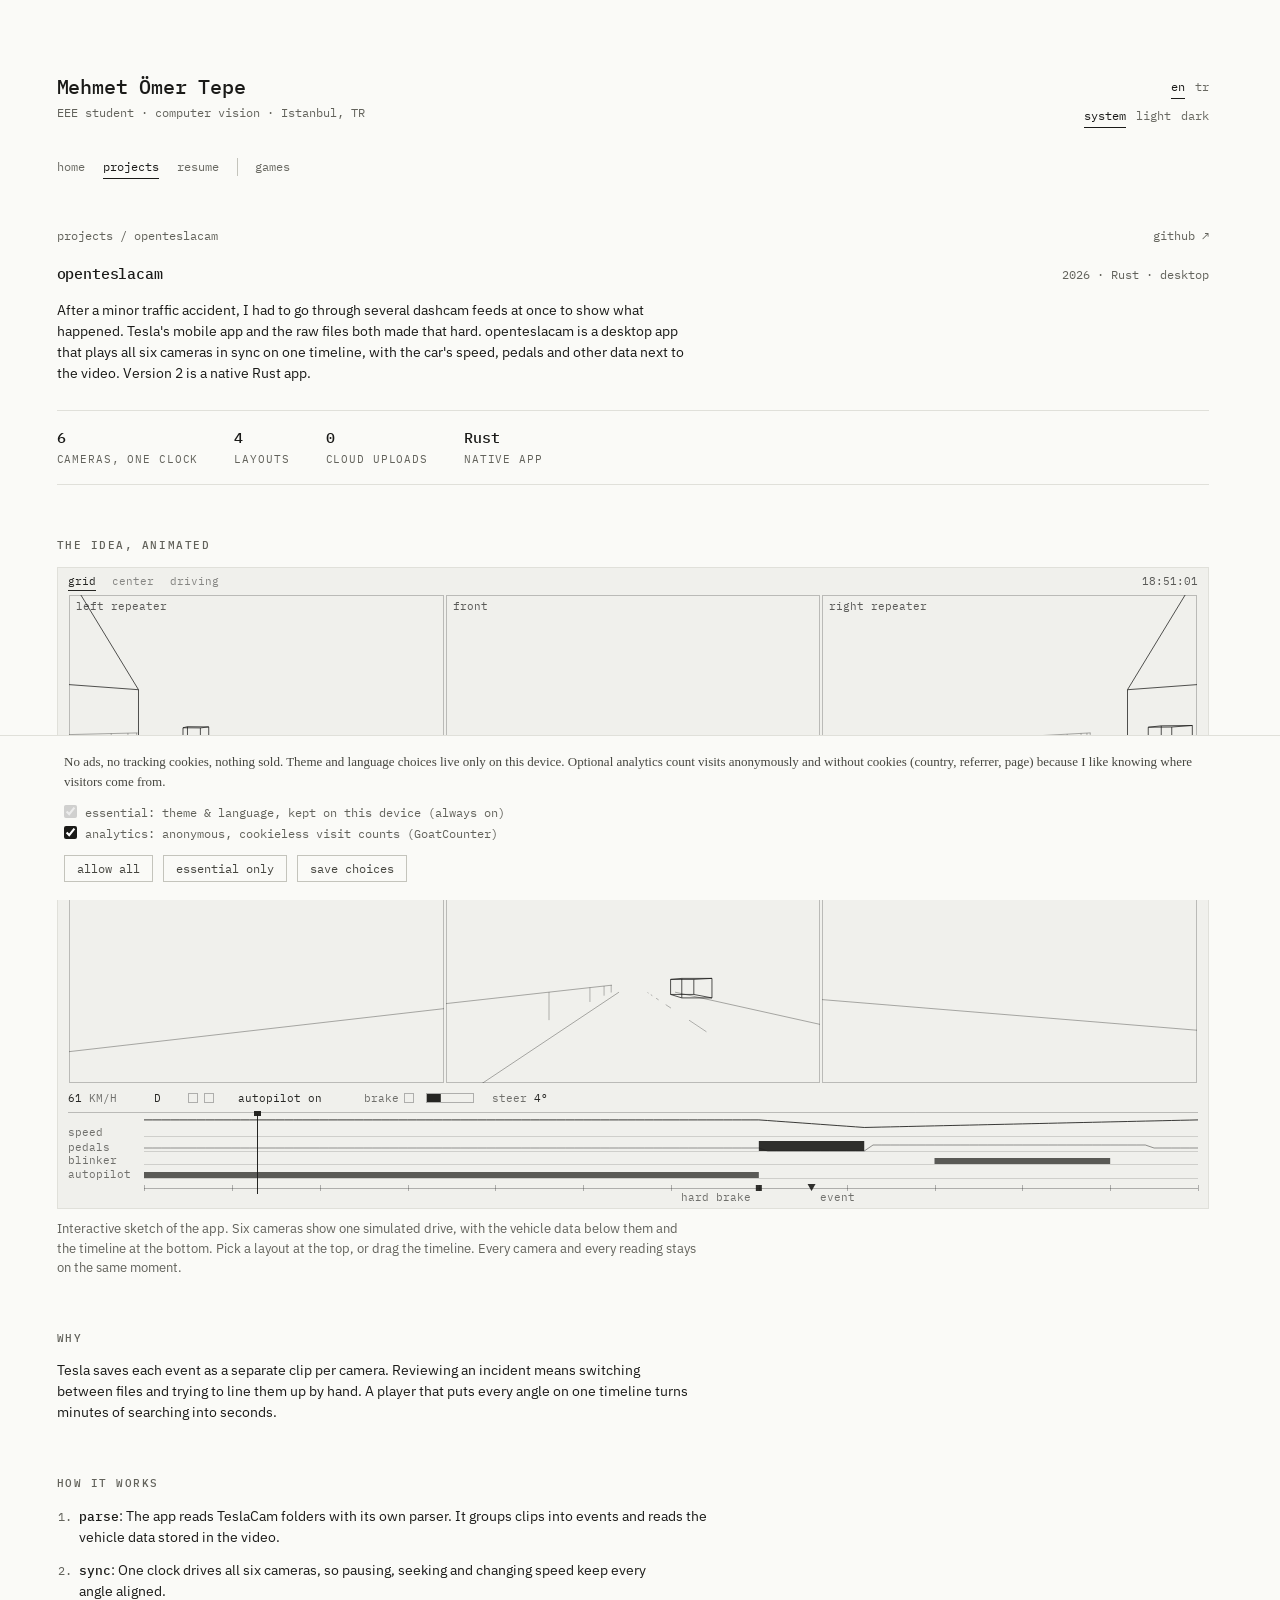
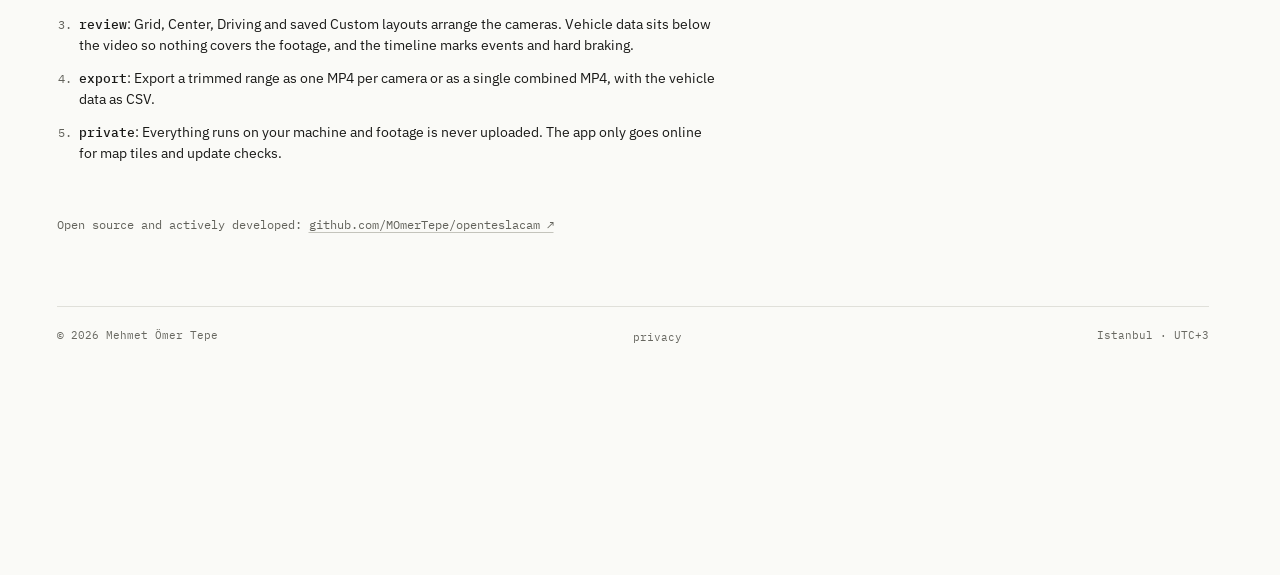
<file: projects/openteslacam/index.html>
<!DOCTYPE html>
<html lang="en">
<head>
  <meta charset="utf-8">
  <meta name="viewport" content="width=device-width, initial-scale=1">
  <title>openteslacam · Ömer Tepe</title>
  <meta name="description" content="Case study: openteslacam, a local desktop viewer that plays every Tesla dashcam camera in sync, with the vehicle data Tesla embeds in the video. A native Rust app.">
  <link rel="canonical" href="https://omertepe.com/projects/openteslacam/">
  <meta property="og:type" content="article">
  <meta property="og:title" content="openteslacam · Mehmet Ömer Tepe">
  <meta property="og:description" content="A local desktop viewer that plays every Tesla dashcam camera in sync.">
  <meta property="og:url" content="https://omertepe.com/projects/openteslacam/">
  <meta name="twitter:card" content="summary">
  <link rel="icon" href="/favicon.svg" type="image/svg+xml">
  <script>try{var s=localStorage.getItem('omt-theme');if(s==='light'||s==='dark')document.documentElement.style.colorScheme=s;}catch(e){}</script>
  <link rel="preconnect" href="https://fonts.googleapis.com">
  <link rel="preconnect" href="https://fonts.gstatic.com" crossorigin>
  <link href="https://fonts.googleapis.com/css2?family=IBM+Plex+Mono:ital,wght@0,400;0,500;0,600;1,400&family=IBM+Plex+Sans:ital,wght@0,400;0,450;0,500;0,600;1,400&display=swap" rel="stylesheet">
  <link rel="stylesheet" href="/assets/site.css?v=20261111-5">
</head>
<body data-page="projects" data-title="titleOtc">
<div class="page">
  <div class="container">

    <header>
      <div class="header-left">
        <h1><a href="/">Mehmet Ömer Tepe</a></h1>
        <p class="tagline" data-i18n="tagline"></p>
      </div>
      <div class="toggles">
        <div class="toggle-row" aria-label="Language">
          <button id="lang-en" title="English">en</button>
          <button id="lang-tr" title="Türkçe">tr</button>
        </div>
        <div class="toggle-row" aria-label="Color theme">
          <button id="theme-system" title="Follow system theme" data-i18n="themeSystem"></button>
          <button id="theme-light" title="Light theme" data-i18n="themeLight"></button>
          <button id="theme-dark" title="Dark theme" data-i18n="themeDark"></button>
        </div>
      </div>
    </header>

    <nav class="site-nav" aria-label="Site">
      <a href="/" data-nav="home" data-i18n="navHome"></a>
      <a href="/projects/" data-nav="projects" data-i18n="navProjects"></a>
      <a href="/resume/" data-nav="resume" data-i18n="navResume"></a>
      <a href="/games/" data-nav="games" data-i18n="navGames">games</a>
    </nav>

    <section class="page-top">
      <div class="crumb-row">
        <p class="crumb"><a href="/projects/" data-i18n="navProjects"></a> / openteslacam</p>
        <a class="gh-link" href="https://github.com/MOmerTepe/openteslacam" target="_blank" rel="noopener">github ↗</a>
      </div>
      <div class="proj-head">
        <h2>openteslacam</h2>
        <span class="repo-meta">2026 · Rust · desktop</span>
      </div>
      <p class="proj-lede" data-i18n="otcLede"></p>
      <div class="stats">
        <div class="stat"><span class="stat-v">6</span><span class="stat-l" data-i18n="otcStat1l"></span></div>
        <div class="stat"><span class="stat-v">4</span><span class="stat-l" data-i18n="otcStat2l"></span></div>
        <div class="stat"><span class="stat-v">0</span><span class="stat-l" data-i18n="otcStat3l"></span></div>
        <div class="stat"><span class="stat-v" data-i18n="otcStat4v"></span><span class="stat-l" data-i18n="otcStat4l"></span></div>
      </div>
    </section>

    <section class="projects">
      <h2 class="section-h" data-i18n="demoH"></h2>
      <div class="demo-box">
        <canvas id="otc-demo" role="img" aria-label="Animated schematic of the app: six synchronized camera views of one simulated drive, a vehicle-data strip and a scrubbable timeline with telemetry lanes"></canvas>
      </div>
      <p class="demo-caption" data-i18n="otcDemoCap"></p>
    </section>

    <section class="projects">
      <h2 class="section-h" data-i18n="whyH"></h2>
      <p data-i18n="otcWhy" style="margin: 0; text-wrap: pretty;"></p>
    </section>

    <section class="projects">
      <h2 class="section-h" data-i18n="howH"></h2>
      <ol class="steps">
        <li><span class="step-k" data-i18n="otcStep1k"></span><span data-i18n="otcStep1t"></span></li>
        <li><span class="step-k" data-i18n="otcStep2k"></span><span data-i18n="otcStep2t"></span></li>
        <li><span class="step-k" data-i18n="otcStep3k"></span><span data-i18n="otcStep3t"></span></li>
        <li><span class="step-k" data-i18n="otcStep4k"></span><span data-i18n="otcStep4t"></span></li>
        <li><span class="step-k" data-i18n="otcStep5k"></span><span data-i18n="otcStep5t"></span></li>
      </ol>
    </section>

    <section class="projects">
      <p class="status-note"><span data-i18n="otcStatus"></span> <a class="body-link" href="https://github.com/MOmerTepe/openteslacam" target="_blank" rel="noopener">github.com/MOmerTepe/openteslacam ↗</a></p>
    </section>

    <footer>
      <span id="copyright"></span>
      <span data-i18n="footerLoc"></span>
    </footer>

  </div>
</div>
<script src="/assets/site.js?v=20261111-5"></script>
<script src="/projects/openteslacam/demo.js?v=20261111-4"></script>
</body>
</html>
</file>
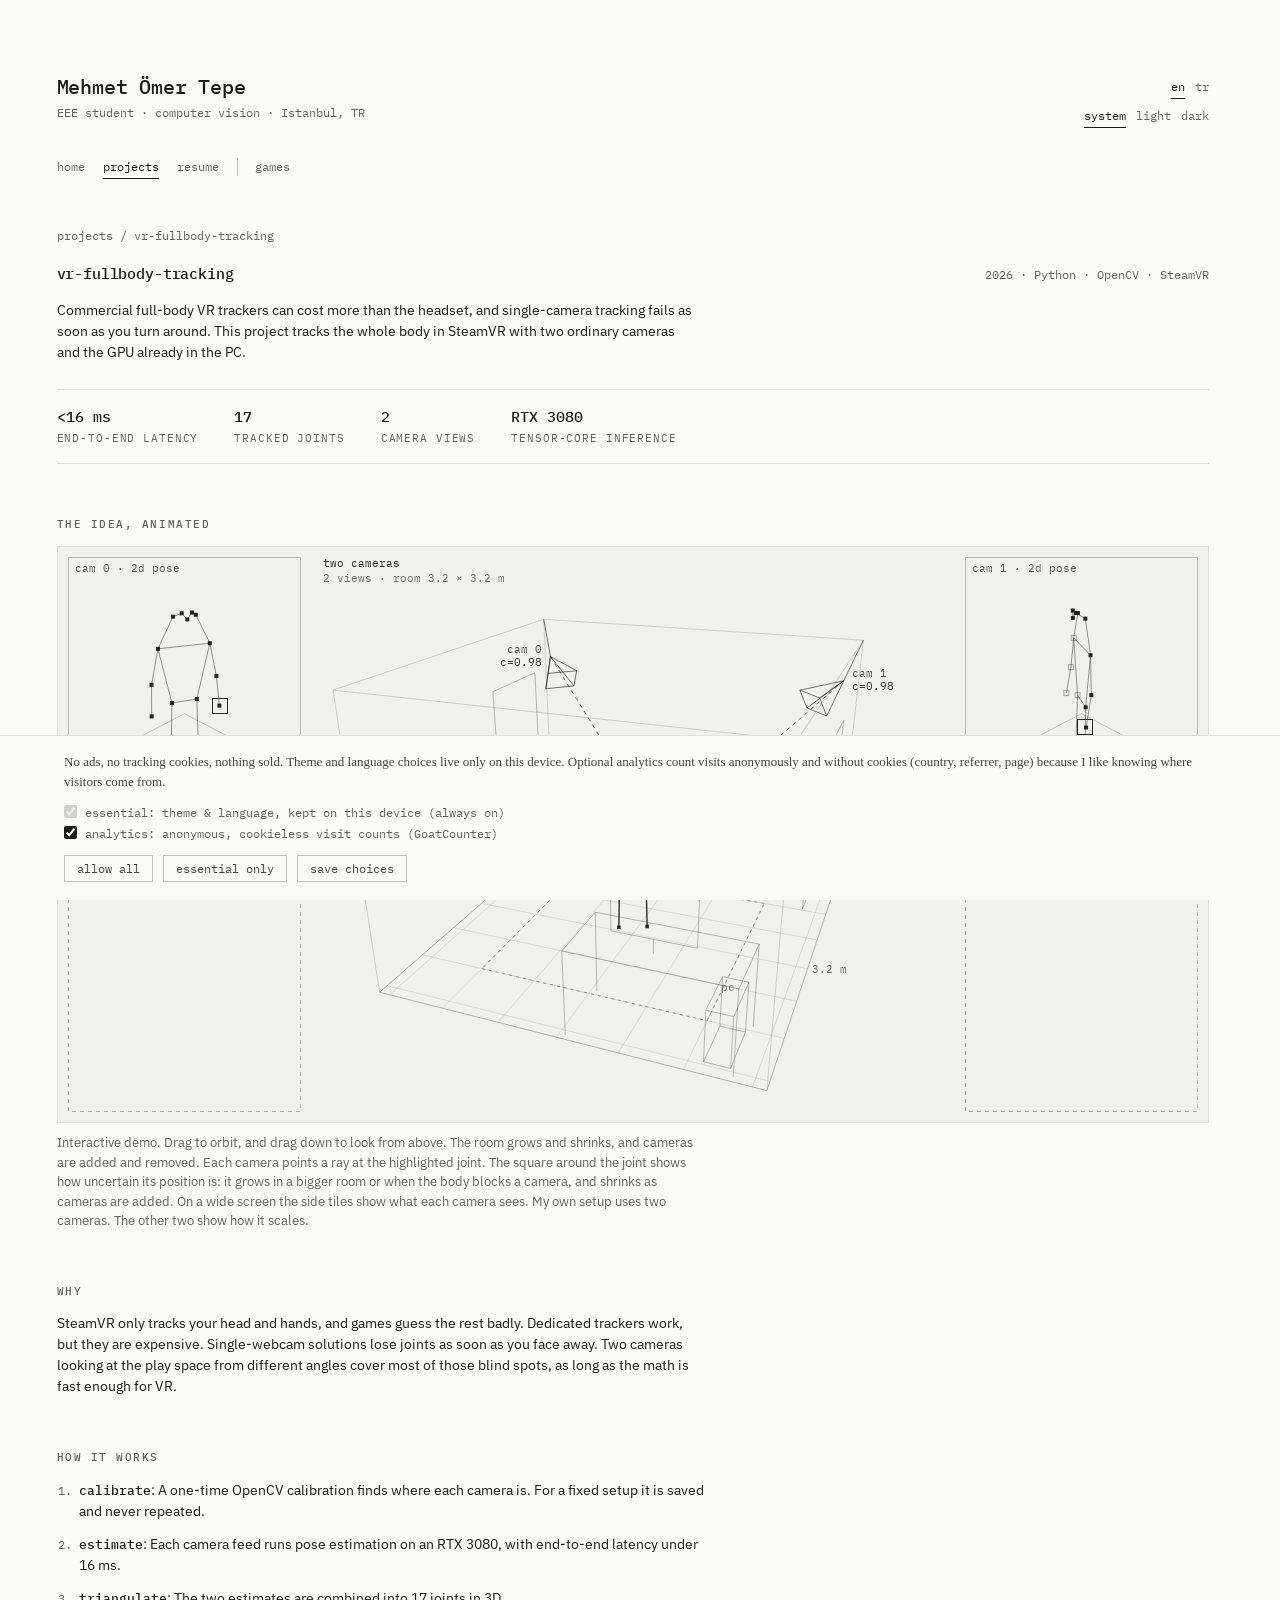
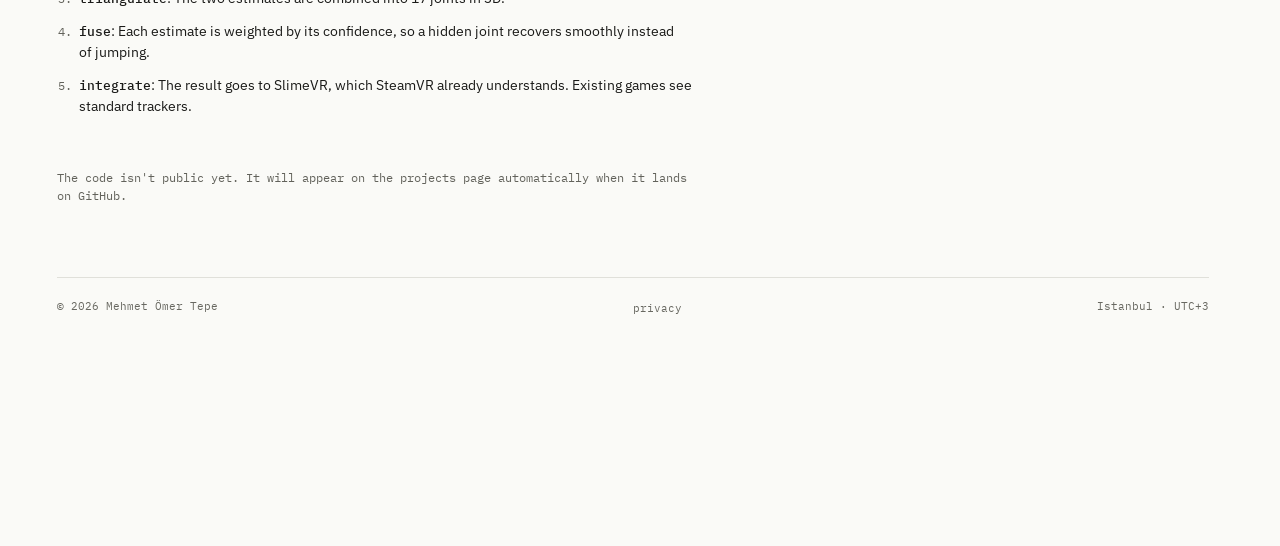
<file: projects/vr-fullbody-tracking/index.html>
<!DOCTYPE html>
<html lang="en">
<head>
  <meta charset="utf-8">
  <meta name="viewport" content="width=device-width, initial-scale=1">
  <title>vr-fullbody-tracking · Ömer Tepe</title>
  <meta name="description" content="Case study: real-time multi-camera full-body VR tracking. 17 joints triangulated from two cameras with confidence-weighted fusion at sub-16 ms latency, integrated with SteamVR via SlimeVR.">
  <link rel="canonical" href="https://omertepe.com/projects/vr-fullbody-tracking/">
  <meta property="og:type" content="article">
  <meta property="og:title" content="vr-fullbody-tracking · Mehmet Ömer Tepe">
  <meta property="og:description" content="Full-body presence in SteamVR from two ordinary cameras: triangulation, confidence-weighted fusion, sub-16 ms latency.">
  <meta property="og:url" content="https://omertepe.com/projects/vr-fullbody-tracking/">
  <meta name="twitter:card" content="summary">
  <link rel="icon" href="/favicon.svg" type="image/svg+xml">
  <script>try{var s=localStorage.getItem('omt-theme');if(s==='light'||s==='dark')document.documentElement.style.colorScheme=s;}catch(e){}</script>
  <link rel="preconnect" href="https://fonts.googleapis.com">
  <link rel="preconnect" href="https://fonts.gstatic.com" crossorigin>
  <link href="https://fonts.googleapis.com/css2?family=IBM+Plex+Mono:ital,wght@0,400;0,500;0,600;1,400&family=IBM+Plex+Sans:ital,wght@0,400;0,450;0,500;0,600;1,400&display=swap" rel="stylesheet">
  <link rel="stylesheet" href="/assets/site.css?v=20261111-5">
</head>
<body data-page="projects" data-title="titleVrp">
<div class="page">
  <div class="container">

    <header>
      <div class="header-left">
        <h1><a href="/">Mehmet Ömer Tepe</a></h1>
        <p class="tagline" data-i18n="tagline"></p>
      </div>
      <div class="toggles">
        <div class="toggle-row" aria-label="Language">
          <button id="lang-en" title="English">en</button>
          <button id="lang-tr" title="Türkçe">tr</button>
        </div>
        <div class="toggle-row" aria-label="Color theme">
          <button id="theme-system" title="Follow system theme" data-i18n="themeSystem"></button>
          <button id="theme-light" title="Light theme" data-i18n="themeLight"></button>
          <button id="theme-dark" title="Dark theme" data-i18n="themeDark"></button>
        </div>
      </div>
    </header>

    <nav class="site-nav" aria-label="Site">
      <a href="/" data-nav="home" data-i18n="navHome"></a>
      <a href="/projects/" data-nav="projects" data-i18n="navProjects"></a>
      <a href="/resume/" data-nav="resume" data-i18n="navResume"></a>
      <a href="/games/" data-nav="games" data-i18n="navGames">games</a>
    </nav>

    <section class="page-top">
      <p class="crumb"><a href="/projects/" data-i18n="navProjects"></a> / vr-fullbody-tracking</p>
      <div class="proj-head">
        <h2>vr-fullbody-tracking</h2>
        <span class="repo-meta">2026 · Python · OpenCV · SteamVR</span>
      </div>
      <p class="proj-lede" data-i18n="vrpLede"></p>
      <div class="stats">
        <div class="stat"><span class="stat-v">&lt;16 ms</span><span class="stat-l" data-i18n="vrpStat1l"></span></div>
        <div class="stat"><span class="stat-v">17</span><span class="stat-l" data-i18n="vrpStat2l"></span></div>
        <div class="stat"><span class="stat-v">2</span><span class="stat-l" data-i18n="vrpStat3l"></span></div>
        <div class="stat"><span class="stat-v">RTX 3080</span><span class="stat-l" data-i18n="vrpStat4l"></span></div>
      </div>
    </section>

    <section class="projects">
      <h2 class="section-h" data-i18n="demoH"></h2>
      <div class="demo-box">
        <canvas id="vr-demo" role="img" aria-label="Animated demo: a wireframe room that scales while cameras are added and removed, each camera's 2D pose estimate of a walking figure, and the fused 3D joint"></canvas>
      </div>
      <p class="demo-caption" data-i18n="vrpDemoCap"></p>
    </section>

    <section class="projects">
      <h2 class="section-h" data-i18n="whyH"></h2>
      <p data-i18n="vrpWhy" style="margin: 0; text-wrap: pretty;"></p>
    </section>

    <section class="projects">
      <h2 class="section-h" data-i18n="howH"></h2>
      <ol class="steps">
        <li><span class="step-k" data-i18n="vrpStep1k"></span><span data-i18n="vrpStep1t"></span></li>
        <li><span class="step-k" data-i18n="vrpStep2k"></span><span data-i18n="vrpStep2t"></span></li>
        <li><span class="step-k" data-i18n="vrpStep3k"></span><span data-i18n="vrpStep3t"></span></li>
        <li><span class="step-k" data-i18n="vrpStep4k"></span><span data-i18n="vrpStep4t"></span></li>
        <li><span class="step-k" data-i18n="vrpStep5k"></span><span data-i18n="vrpStep5t"></span></li>
      </ol>
    </section>

    <section class="projects">
      <p class="status-note" data-i18n="vrpStatus"></p>
    </section>

    <footer>
      <span id="copyright"></span>
      <span data-i18n="footerLoc"></span>
    </footer>

  </div>
</div>
<script src="/assets/site.js?v=20261111-5"></script>
<script src="/projects/vr-fullbody-tracking/demo.js?v=20261111-4"></script>
</body>
</html>
</file>
<file: assets/site.css>
/* plex gray tokens: https://claude.ai/artifact/9Q6oJZH4ksGWWQ2QTu6A2C */
:root {
  color-scheme: light dark;
  --bg: light-dark(#fafaf7, #141413);
  --sunken: light-dark(#f0f0ec, #0c0c0b);
  --hover: light-dark(#f0f0eb, #1b1b19);
  --selected: light-dark(#e8e8e2, #20201e);
  --text: light-dark(#1a1a18, #e6e6e1);
  --text2: light-dark(#45453f, #b0b0a8);
  --text3: light-dark(#62625b, #93938b);
  --off: light-dark(#686861, #83837c);
  --line3: light-dark(#83837b, #717169);
  --line2: light-dark(#c4c4bc, #4a4a45);
  --line: light-dark(#e0e0da, #2a2a27);
  --focus: light-dark(#000, #fff);
  --page-w: 1200px; /* one width for every page, game tables included */
  --measure: 640px;
}
html { scrollbar-gutter: stable; } /* pages with and without a scrollbar stay aligned */
* { border-radius: 0; }
html, body { margin: 0; padding: 0; }
body { background: var(--bg); }
::selection { background: var(--text); color: var(--bg); }
a { color: inherit; }

.page {
  min-height: 100vh;
  background: var(--bg);
  color: var(--text);
  font-family: 'IBM Plex Sans', sans-serif;
  font-size: 14px;
  line-height: 1.5;
  font-weight: 400;
}
.container {
  max-width: var(--page-w);
  margin: 0 auto;
  padding: 72px 24px 64px 24px;
  box-sizing: border-box;
}

.container p, .container li { max-width: var(--measure); }

/* Header */
header {
  display: flex;
  align-items: flex-start;
  justify-content: space-between;
  gap: 16px;
}
.header-left { display: flex; flex-direction: column; gap: 2px; }
.header-left h1 {
  margin: 0;
  font-family: 'IBM Plex Mono', monospace;
  font-size: 20px;
  font-weight: 500;
  letter-spacing: -0.01em;
}
.header-left h1 a { text-decoration: none; }
.tagline {
  margin: 0;
  font-family: 'IBM Plex Mono', monospace;
  font-size: 12px;
  color: var(--text3);
}
.toggles {
  display: flex;
  flex-direction: column;
  align-items: flex-end;
  gap: 6px;
  font-family: 'IBM Plex Mono', monospace;
  font-size: 12px;
  padding-top: 4px;
}
.toggle-row { display: flex; align-items: center; gap: 10px; }
.toggle-row button {
  all: unset;
  cursor: pointer;
  padding: 2px 0;
  border-bottom: 1px solid transparent;
  color: var(--off);
}
.toggle-row button:hover { color: var(--text); }
.toggle-row button:focus-visible { outline: 2px solid var(--focus); outline-offset: 1px; }
.toggle-row button.active {
  color: var(--text);
  border-bottom-color: var(--text);
}

/* Site nav */
.site-nav {
  display: flex;
  flex-wrap: wrap;
  gap: 18px;
  margin-top: 28px;
  font-family: 'IBM Plex Mono', monospace;
  font-size: 12px;
}
.site-nav a {
  text-decoration: none;
  padding: 2px 0;
  border-bottom: 1px solid transparent;
  color: var(--off);
}
/* Hairline between the professional pages and the personal ones. */
.site-nav a[href="/games/"] { position: relative; margin-left: 18px; }
.site-nav a[href="/games/"]::before {
  content: "";
  position: absolute;
  left: -18px;
  top: 2px;
  bottom: 2px;
  border-left: 1px solid var(--line2);
}
.site-nav a:hover { color: var(--text); }
.site-nav a:focus-visible { outline: 2px solid var(--focus); outline-offset: 1px; }
.site-nav a.active {
  color: var(--text);
  border-bottom-color: var(--text);
}

/* Sections */
.section-h {
  margin: 0 0 14px 0;
  font-family: 'IBM Plex Mono', monospace;
  font-size: 11px;
  font-weight: 500;
  letter-spacing: 0.14em;
  text-transform: uppercase;
  color: var(--text3);
}
.page-top { margin-top: 48px; }

/* About */
.about { margin-top: 48px; }
.about p { margin: 0 0 12px 0; text-wrap: pretty; }
.about p:last-child { margin-bottom: 0; }
.body-link {
  color: inherit;
  text-decoration: underline;
  text-underline-offset: 3px;
  text-decoration-color: var(--line2);
}
.body-link:hover { text-decoration-color: var(--text); }

/* Projects */
.projects { margin-top: 52px; }
.projects-head {
  display: flex;
  align-items: baseline;
  justify-content: space-between;
  gap: 12px;
  margin: 0 0 6px 0;
}
.projects-head .section-h { margin: 0; }
.gh-link {
  font-family: 'IBM Plex Mono', monospace;
  font-size: 12px;
  color: var(--text3);
  text-decoration: none;
}
.gh-link:hover { color: var(--text); }
.projects-intro {
  margin: 8px 0 0 0;
  font-size: 14px;
  color: var(--text2);
  text-wrap: pretty;
  max-width: 54ch;
}
.repos-loading {
  margin: 0;
  padding: 20px 0;
  font-family: 'IBM Plex Mono', monospace;
  font-size: 12px;
  color: var(--text3);
}
.repo-list { display: flex; flex-direction: column; }
.repo-row {
  display: block;
  text-decoration: none;
  color: inherit;
  padding: 18px 0;
  border-top: 1px solid var(--line);
}
a.repo-row:hover { background: var(--hover); }
.repo-line1 {
  display: flex;
  align-items: baseline;
  justify-content: space-between;
  gap: 12px;
}
.repo-name {
  font-family: 'IBM Plex Mono', monospace;
  font-size: 14px;
  font-weight: 500;
}
.repo-meta {
  font-family: 'IBM Plex Mono', monospace;
  font-size: 12px;
  color: var(--text3);
  white-space: nowrap;
}
.repo-desc {
  margin: 6px 0 0 0;
  font-size: 14px;
  color: var(--text2);
  text-wrap: pretty;
  max-width: 54ch;
}
.repo-list-end { border-top: 1px solid var(--line); }
.repos-error {
  margin: 10px 0 0 0;
  font-family: 'IBM Plex Mono', monospace;
  font-size: 12px;
  color: var(--text3);
}
.repos-error a { color: inherit; }

/* Categorized project groups */
.cat-block { margin-top: 36px; }
.cat-block:first-child { margin-top: 24px; }
.cat-h { margin-bottom: 6px; }
.subcat-block { margin-top: 22px; }
.subcat-block:first-of-type { margin-top: 12px; }
.subcat-h {
  margin: 0 0 2px 0;
  font-family: 'IBM Plex Mono', monospace;
  font-size: 10px;
  font-weight: 500;
  letter-spacing: 0.12em;
  text-transform: uppercase;
  color: var(--off);
}

/* Contact */
.contact { margin-top: 52px; }
.contact-rows {
  display: flex;
  flex-direction: column;
  gap: 8px;
  font-family: 'IBM Plex Mono', monospace;
  font-size: 13px;
}
.contact-row { display: flex; gap: 16px; }
.contact-label {
  color: var(--text3);
  width: 72px;
  flex-shrink: 0;
}
.contact-sep { color: var(--off); padding: 0 6px; }

/* Resume page */
.resume-lede {
  margin: 0;
  font-size: 14px;
  color: var(--text2);
  text-wrap: pretty;
  max-width: 54ch;
}
.resume-actions {
  display: flex;
  gap: 22px;
  margin-top: 18px;
  font-family: 'IBM Plex Mono', monospace;
  font-size: 12px;
}
.resume-size {
  align-self: center;
  font-size: 11px;
  color: var(--off);
}
.resume-embed {
  margin-top: 24px;
  border: 1px solid var(--line);
}
.resume-embed img {
  display: block;
  width: 100%;
  height: auto;
  background: #fff;
}
.resume-embed.dark-adapt img {
  filter: invert(0.93) hue-rotate(180deg);
}

/* Case study page */
.crumb {
  margin: 0 0 18px 0;
  font-family: 'IBM Plex Mono', monospace;
  font-size: 12px;
  color: var(--text3);
}
.crumb a { color: inherit; text-decoration: none; }
.crumb a:hover { color: var(--text); }
.crumb-row {
  display: flex;
  align-items: baseline;
  justify-content: space-between;
  gap: 12px;
  margin: 0 0 18px 0;
}
.crumb-row .crumb { margin: 0; }
.proj-head {
  display: flex;
  align-items: baseline;
  justify-content: space-between;
  gap: 12px;
}
.proj-head h2 {
  margin: 0;
  font-family: 'IBM Plex Mono', monospace;
  font-size: 15px;
  font-weight: 500;
  letter-spacing: -0.01em;
}
.proj-lede {
  margin: 14px 0 0 0;
  text-wrap: pretty;
}
.stats {
  display: flex;
  flex-wrap: wrap;
  gap: 12px 36px;
  margin-top: 26px;
  padding: 16px 0;
  border-top: 1px solid var(--line);
  border-bottom: 1px solid var(--line);
}
.stat { display: flex; flex-direction: column; gap: 2px; }
.stat-v {
  font-family: 'IBM Plex Mono', monospace;
  font-size: 15px;
  font-weight: 500;
}
.stat-l {
  font-family: 'IBM Plex Mono', monospace;
  font-size: 11px;
  letter-spacing: 0.08em;
  text-transform: uppercase;
  color: var(--text3);
}
.demo-box {
  background: var(--sunken);
  border: 1px solid var(--line);
}
.demo-box canvas {
  display: block;
  width: 100%;
  touch-action: pan-y;
  cursor: grab;
}
.demo-caption {
  margin: 10px 0 0 0;
  font-size: 13px;
  color: var(--text3);
  text-wrap: pretty;
}
.steps {
  margin: 0;
  padding-left: 22px;
}
.steps li { margin-bottom: 12px; text-wrap: pretty; }
.steps li:last-child { margin-bottom: 0; }
.steps li::marker {
  font-family: 'IBM Plex Mono', monospace;
  font-size: 12px;
  color: var(--text3);
}
.step-k {
  font-family: 'IBM Plex Mono', monospace;
  font-size: 13px;
  font-weight: 500;
}
.status-note {
  margin: 0;
  font-family: 'IBM Plex Mono', monospace;
  font-size: 12px;
  color: var(--text3);
  text-wrap: pretty;
}

/* 404 */
.nf-code {
  margin: 0 0 10px 0;
  font-family: 'IBM Plex Mono', monospace;
  font-size: 28px;
  font-weight: 500;
  letter-spacing: -0.01em;
}
.nf-msg {
  margin: 0 0 18px 0;
  color: var(--text2);
  text-wrap: pretty;
  max-width: 54ch;
}
.nf-back {
  margin: 0;
  font-family: 'IBM Plex Mono', monospace;
  font-size: 12px;
}

/* Consent banner */
.consent {
  position: fixed;
  left: 0;
  right: 0;
  bottom: 0;
  background: var(--bg);
  border-top: 1px solid var(--line);
  z-index: 10;
}
.consent-inner {
  max-width: var(--page-w);
  margin: 0 auto;
  padding: 16px 24px 18px 24px;
  box-sizing: border-box;
}
.consent-text {
  margin: 0;
  font-size: 13px;
  line-height: 1.55;
  color: var(--text2);
  text-wrap: pretty;
}
.consent-opts {
  display: flex;
  flex-direction: column;
  gap: 5px;
  margin-top: 12px;
  font-family: 'IBM Plex Mono', monospace;
  font-size: 12px;
  color: var(--text3);
}
.consent-opt { display: flex; align-items: baseline; gap: 8px; cursor: pointer; }
.consent-opt input {
  accent-color: var(--text);
  margin: 0;
  transform: translateY(1px);
}
.consent-actions {
  display: flex;
  flex-wrap: wrap;
  gap: 10px;
  margin-top: 14px;
}
.consent-actions button {
  all: unset;
  cursor: pointer;
  font-family: 'IBM Plex Mono', monospace;
  font-size: 12px;
  padding: 5px 12px;
  border: 1px solid var(--line2);
  color: var(--text2);
}
.consent-actions button:hover {
  color: var(--text);
  border-color: var(--text);
}
.consent-actions button:focus-visible { outline: 2px solid var(--focus); outline-offset: 1px; }

/* Footer privacy link */
.privacy-link {
  all: unset;
  cursor: pointer;
  font-family: 'IBM Plex Mono', monospace;
  font-size: 11px;
  color: var(--off);
  padding: 2px 0;
}
.privacy-link:hover { color: var(--text); }
.privacy-link:focus-visible { outline: 2px solid var(--focus); outline-offset: 1px; }

/* Footer */
footer {
  margin-top: 72px;
  padding-top: 20px;
  border-top: 1px solid var(--line);
  display: flex;
  justify-content: space-between;
  gap: 12px;
  font-family: 'IBM Plex Mono', monospace;
  font-size: 11px;
  color: var(--off);
}
</file>
<file: assets/games.css>
/* Shared navigation for the collection and both game tables. */
.game-shell.game-container, .game-shell.sh-container { max-width:var(--page-w); margin:0 auto; padding:72px 24px 64px; box-sizing:border-box; }
.game-shell .game-header .header-left h1 { font-size:20px; }
.game-shell .game-header .tagline { font-size:12px; }
.game-shell .toggles { font-size:12px; gap:6px; }
.game-shell .toggle-row { gap:10px; }
.game-shell .game-site-nav { margin:28px 0 0; padding-bottom:18px; border-bottom:1px solid var(--line); gap:18px; font-size:12px; }
.game-collection-bar { display:flex; align-items:center; justify-content:space-between; gap:16px; padding:18px 0; border-bottom:1px solid var(--line); }
.game-switcher { display:flex; flex-wrap:wrap; gap:8px 22px; font:11px 'IBM Plex Mono',monospace; }
.game-switcher a { color:var(--text3); text-decoration:none; padding:5px 0; border-bottom:1px solid transparent; }
.game-switcher a:hover, .game-switcher a.active { color:var(--text); }
.game-switcher a.active { border-bottom-color:currentColor; }
.game-collection-bar .text-button { margin:0; white-space:nowrap; font-size:11px; }
.game-collection-bar a:focus-visible { outline: 2px solid var(--focus); outline-offset: 1px; }
.game-shell .table-heading { margin-top:24px; }

/* The Games collection uses the same type, paper, borders, and preferences as the portfolio. */
.games-intro { margin:48px 0 30px; }
.games-intro h2 { font:500 20px/1.3 'IBM Plex Mono',monospace; margin:0 0 16px; text-wrap:balance; }
.games-intro > p:not(.section-h) { color:var(--text2); max-width:60ch; margin:0 0 14px; }
.games-note { font:11px 'IBM Plex Mono',monospace; color:var(--text3); }
.games-grid { display:grid; grid-template-columns:repeat(2,minmax(0,1fr)); gap:24px; }
.game-card { min-width:0; border:1px solid var(--line2); display:flex; flex-direction:column; }
.game-card:hover { border-color:var(--text3); }
.game-art { height:210px; position:relative; overflow:hidden; border-bottom:1px solid var(--line2); }
.exchange-art { background:var(--sunken); }
.exchange-art svg { width:100%; height:100%; display:block; }
.secret-art { background:var(--sunken); }
.secret-art-word { position:absolute; left:9%; top:30%; font:500 28px/1.15 'IBM Plex Mono',monospace; color:var(--text); }
.secret-art-word i { display:block; color:var(--text3); font-style:normal; }
.secret-art-cards { position:absolute; width:205px; height:190px; right:6%; top:26px; }
.secret-art-cards img { position:absolute; width:104px; height:152px; object-fit:cover; border:1px solid var(--line2); background:#fff; }
.secret-art-cards img:first-child { transform:rotate(-15deg); left:4px; top:16px; }
.secret-art-cards img:last-child { transform:rotate(12deg); right:0; top:0; }
.secret-card:hover .secret-art-cards img:first-child { transform:rotate(-19deg) translateY(-3px); }
.secret-card:hover .secret-art-cards img:last-child { transform:rotate(16deg) translateY(-3px); }
.game-card-body { display:flex; flex-direction:column; flex:1; padding:25px; }
.game-card-meta { display:flex; flex-wrap:wrap; justify-content:space-between; gap:7px 16px; font:11px/1.5 'IBM Plex Mono',monospace; color:var(--text3); }
.game-card-meta > :last-child { white-space:nowrap; }
.game-card h3 { margin:14px 0 10px; font:500 15px/1.35 'IBM Plex Mono',monospace; }
.game-description { margin:0 0 20px; font-size:14px; color:var(--text2); text-wrap:pretty; }
.game-features { list-style:none; padding:0; margin:0 0 25px; display:flex; flex-wrap:wrap; gap:7px; font:11px/1.5 'IBM Plex Mono',monospace; }
.game-features li { padding:4px 7px; border:1px solid var(--line2); }
.game-card-action { margin-top:auto; display:flex; flex-direction:column; gap:9px; }
.game-card-action > span { font:11px/1.5 'IBM Plex Mono',monospace; color:var(--text3); }
.game-card-action a { display:block; padding:13px 14px; text-decoration:none; font:11px/1.5 'IBM Plex Mono',monospace; border:1px solid var(--text); text-align:center; }
.game-card-action a:hover { background:var(--text); color:var(--bg); }
.game-card-action a:focus-visible { outline:2px solid var(--focus); outline-offset:1px; }
.games-credit { margin:16px 0 0; font:11px/1.8 'IBM Plex Mono',monospace; color:var(--text3); }
.games-credit a { text-decoration-color:var(--line2); text-underline-offset:3px; }
.games-guide { margin-top:44px; padding-top:26px; border-top:1px solid var(--line); }
.games-guide ol { display:grid; grid-template-columns:repeat(3,minmax(0,1fr)); gap:28px; list-style:none; padding:0; margin:22px 0 0; }
.guide-number { font:11px 'IBM Plex Mono',monospace; color:var(--text3); }
.games-guide h3 { font:500 13px/1.4 'IBM Plex Mono',monospace; margin:9px 0 6px; }
.games-guide p { font-size:13px; color:var(--text3); margin:0; }
@media(max-width:760px) {
  .games-grid { gap:16px; }
  .game-card-body { padding:19px; }
  .secret-art-cards { right:-30px; }
  .secret-art-word { left:6%; font-size:24px; }
}
@media(max-width:600px) {
  .games-grid, .games-guide ol { grid-template-columns:1fr; }
  .games-container .header-left h1 { font-size:15px; }
  .games-container .tagline { font-size:11px; }
  .games-container .toggles { font-size:11px; }
  .games-container .toggle-row { gap:7px; }
  .games-intro { margin-top:38px; }
  .game-art { height:190px; }
  .secret-art-cards { right:9%; top:20px; }
  .secret-art-word { left:10%; font-size:28px; }
  .games-guide ol { gap:22px; }
  .games-container footer { margin-top:42px; flex-wrap:wrap; }
  .game-shell.game-container, .game-shell.sh-container { padding-inline:14px; }
  .game-shell .game-header .header-left h1 { font-size:15px; }
  .game-shell .game-header .tagline { font-size:11px; }
  .game-shell .toggles { font-size:11px; gap:4px; }
  .game-shell .toggle-row { gap:7px; }
  .game-collection-bar { align-items:flex-start; flex-wrap:wrap; gap:8px; padding:12px 0; }
  .game-switcher { gap:16px; font-size:11px; }
  .game-collection-bar .text-button { font-size:11px; padding:5px 0; }
}
</file>
<file: monopoly/game.css>
:root{--paper:var(--bg);--ink:var(--text);--muted:light-dark(#71716a,#aaa99f);--line:light-dark(#dcdcd4,#353530);--wash:light-dark(#f3f3ee,#1b1b18);--accent:light-dark(#385e53,#a1c2aa);--mono:'IBM Plex Mono',monospace;--sans:'IBM Plex Sans',sans-serif}
*{box-sizing:border-box}button,input,select{font:inherit}button{cursor:pointer}button:disabled{cursor:not-allowed;opacity:.42}button:focus-visible,input:focus-visible,select:focus-visible,a:focus-visible{outline:2px solid var(--accent);outline-offset:3px}button{touch-action:manipulation}button,input,select{color:var(--ink)}[hidden]{display:none!important}.game-container{max-width:1120px;padding:30px 24px 24px;margin:auto}.game-header{align-items:center}.game-header .tagline{margin-top:3px}.edition{color:var(--muted)}.game-nav{display:flex;align-items:end;justify-content:space-between;margin:24px 0 30px}.game-nav .site-nav{margin:0;font-size:13px}.text-button{border:0;background:none;color:var(--muted);padding:3px 0;font:12px var(--mono);text-underline-offset:4px}.text-button:hover{text-decoration:underline;color:var(--ink)}.eyebrow{font:11px var(--mono);letter-spacing:.13em;text-transform:uppercase;color:var(--muted)}.table-heading{display:flex;justify-content:space-between;align-items:center;margin-bottom:12px;gap:12px}.table-heading #connection{font:11px var(--mono);color:var(--muted);text-align:right}.game-layout{display:grid;grid-template-columns:minmax(0,1fr) 280px;gap:28px;align-items:start}.board{display:grid;grid-template-columns:1.18fr repeat(9,1fr) 1.18fr;grid-template-rows:1.18fr repeat(9,1fr) 1.18fr;aspect-ratio:1;border:1px solid var(--ink);background:var(--line);gap:1px;position:relative;isolation:isolate}.space{border:0;background:var(--paper);padding:6px 3px 3px;display:flex;flex-direction:column;align-items:center;justify-content:space-between;gap:1px;min-width:0;position:relative;line-height:1.15;font-size:11px;overflow:hidden;transition:background .15s}.space::before{content:'';height:5px;position:absolute;top:0;left:0;right:0;background:var(--group,var(--line))}.space:hover,.space.selected{background:var(--wash)}.space.selected{box-shadow:inset 0 0 0 2px var(--ink);z-index:1}.space-name{font-weight:500;overflow-wrap:anywhere;text-align:center}.space-price{font:9px var(--mono);color:var(--muted)}.space-icon{font-size:18px;line-height:1}.space.corner .space-name{font:11px var(--mono)}.space.corner .space-price{font-size:9px}.space.owner::after{content:'';position:absolute;bottom:0;height:3px;left:0;right:0;background:var(--owner)}.space.mortgaged{background:repeating-linear-gradient(45deg,var(--paper),var(--paper) 5px,var(--wash) 5px,var(--wash) 8px)}.building-marks{position:absolute;top:4px;right:2px;font:9px var(--mono);background:var(--paper)}.tokens{display:flex;justify-content:center;gap:2px;position:absolute;bottom:11px;left:1px;right:1px;pointer-events:none;flex-wrap:wrap}.token{display:inline-flex;align-items:center;justify-content:center;background:var(--token);color:#fff;font:600 10px var(--mono);width:17px;height:17px;border-radius:50%;box-shadow:0 0 0 2px var(--paper);flex-shrink:0}.token.current{outline:1px solid var(--ink);outline-offset:3px}.board-center{grid-column:2/11;grid-row:2/11;background:var(--paper);position:relative;display:flex;flex-direction:column;align-items:center;justify-content:center;overflow:hidden;padding:30px;min-width:0;text-align:center}.board-center::before{content:'';position:absolute;inset:0;opacity:.17;pointer-events:none;background-image:linear-gradient(var(--line) 1px,transparent 1px),linear-gradient(90deg,var(--line) 1px,transparent 1px);background-size:36px 36px;mask-image:radial-gradient(ellipse at center,transparent 20%,#000 95%)}.center-content{position:relative;z-index:1;width:100%;max-width:360px}.brand-mark{font:12px var(--mono);letter-spacing:.14em;color:var(--muted);display:flex;align-items:center;justify-content:center;gap:12px;margin-bottom:16px}.brand-mark::before,.brand-mark::after{content:'';height:1px;width:30px;background:var(--line)}.game-title{font:500 clamp(26px,4vw,49px)/1.02 var(--mono);letter-spacing:-.065em;margin:0 0 16px}.game-title span{display:block}.intro{font-size:15px;color:var(--muted);line-height:1.6;max-width:320px;margin:0 auto 22px}.setup-form{text-align:left;max-width:280px;margin:auto}.field{display:block;font:12px var(--mono);color:var(--muted);margin-bottom:14px}.field input,.field select{display:block;width:100%;margin-top:6px;background:var(--paper);border:1px solid var(--line);border-radius:0;padding:11px 12px;font:14px var(--sans)}.field input:focus,.field select:focus{border-color:var(--ink)}.button{border:1px solid var(--line);border-radius:0;background:var(--paper);padding:11px 14px;font:12px var(--mono);line-height:1.45;text-align:center;transition:background .15s;display:inline-flex;align-items:center;justify-content:center;gap:6px}.button:hover:not(:disabled){background:var(--wash);border-color:var(--muted)}.button.primary{background:var(--ink);border-color:var(--ink);color:var(--paper)}.button.primary:hover:not(:disabled){opacity:.82;background:var(--ink)}.button.danger{color:light-dark(#8b3434,#eba0a0)}.button.wide{width:100%}.button.small{font-size:11px;padding:7px 9px}.button-row{display:flex;gap:8px;margin:8px 0;flex-wrap:wrap}.button-row>*{flex:1}.local-link{display:block;margin:16px auto 0;font-size:11px}.fine-print{font:11px/1.6 var(--mono);color:var(--muted);margin:18px 0 0}.board-foot{font:10px var(--mono);color:var(--muted);display:flex;justify-content:space-between;margin-top:12px;gap:10px}.sidebar{min-width:0}.panel{border-top:1px solid var(--line);padding:17px 0}.panel:first-child{padding-top:0;border-top:0}.panel-title{display:flex;justify-content:space-between;align-items:center;margin:0 0 15px}.panel h2{font:11px var(--mono);letter-spacing:.12em;text-transform:uppercase;color:var(--muted);margin:0;font-weight:400}.panel p{font-size:14px;line-height:1.65;margin:8px 0;color:var(--muted)}.panel .large-code{font:22px var(--mono);letter-spacing:.12em;color:var(--ink);margin:9px 0}.status-dot{display:inline-block;width:6px;height:6px;background:var(--accent);border-radius:50%;margin-right:6px}.player-row{display:grid;grid-template-columns:24px 1fr auto;gap:9px;align-items:center;padding:11px 0;border-bottom:1px solid var(--line)}.player-row:last-child{border-bottom:0}.player-row.active{background:var(--wash);margin:0 -10px;padding:11px 10px}.player-row.out{opacity:.42}.player-row .token{width:22px;height:22px;font-size:11px}.player-name{font-size:14px;font-weight:500;overflow-wrap:anywhere}.player-meta{font:10px var(--mono);color:var(--muted);margin-top:2px}.player-cash{font:14px var(--mono)}.empty-seat{color:var(--muted);font-size:13px;border:1px dashed var(--line);padding:14px;margin:10px 0}.property-title{font:500 22px/1.2 var(--mono);letter-spacing:-.04em;margin:8px 0 12px}.deed-band{height:5px;background:var(--group);margin:0 0 15px}.data-row{display:flex;justify-content:space-between;gap:12px;font-size:13px;margin:7px 0;color:var(--muted)}.data-row strong{font:12px var(--mono);color:var(--ink)}.rent-table{width:100%;font-size:12px;border-collapse:collapse;margin:14px 0}.rent-table td{border-bottom:1px solid var(--line);padding:5px 0}.rent-table td:last-child{text-align:right;font-family:var(--mono)}.portfolio-list{display:flex;flex-wrap:wrap;gap:5px;margin:10px 0}.property-chip{border:1px solid var(--line);border-left:4px solid var(--group);background:var(--paper);font:11px var(--sans);padding:6px 8px}.property-chip:hover{background:var(--wash)}.activity-list{max-height:235px;overflow:auto;list-style:none;padding:0;margin:0}.activity-list li{font-size:12px;padding:9px 0;border-bottom:1px solid var(--line);color:var(--muted);line-height:1.5}.activity-list li:first-child{color:var(--ink)}.center-label{font:11px var(--mono);letter-spacing:.12em;color:var(--muted);text-transform:uppercase;margin-bottom:16px}.turn-title{font:500 clamp(24px,3vw,38px)/1.15 var(--mono);letter-spacing:-.05em;margin:8px 0 13px;overflow-wrap:anywhere}.turn-detail{color:var(--muted);font-size:14px;line-height:1.6;margin:10px 0 20px}.dice{display:flex;justify-content:center;gap:12px;margin:22px 0}.die{width:56px;height:56px;border:1px solid var(--ink);display:grid;grid-template:repeat(3,1fr)/repeat(3,1fr);padding:10px;gap:4px;background:var(--paper);box-shadow:3px 3px 0 var(--line)}.pip{width:100%;aspect-ratio:1;background:var(--ink);border-radius:50%}.rolling .die{animation:dice-shake .45s ease-in-out}.center-rule{width:44px;height:1px;background:var(--line);margin:22px auto}.room-code-center{font:24px var(--mono);letter-spacing:.2em;margin:20px 0}.lobby-names{font-size:14px;color:var(--muted)}.center-balance{font:12px var(--mono);color:var(--muted);margin-top:18px}.auction-bid{display:flex;gap:8px;max-width:270px;margin:14px auto}.auction-bid input{min-width:0;width:100%;border:1px solid var(--line);background:var(--paper);padding:10px;font:16px var(--mono)}.game-footer{font:11px var(--mono);margin-top:32px;padding-top:16px;display:flex;gap:14px;flex-wrap:wrap;justify-content:space-between}.game-footer a{text-decoration:none;color:var(--muted)}#notice{position:fixed;bottom:24px;left:50%;transform:translateX(-50%);z-index:20;background:var(--ink);color:var(--paper);border:1px solid var(--line);padding:14px 20px;box-shadow:0 5px 25px #0003;max-width:min(550px,90vw);font-size:14px}dialog{background:var(--paper);color:var(--ink);border:1px solid var(--line);padding:24px;width:min(580px,calc(100vw - 30px));max-height:85vh;font:15px/1.7 var(--sans)}dialog::backdrop{background:#0008;backdrop-filter:blur(3px)}.modal-top{display:flex;align-items:center;justify-content:space-between;gap:12px;border-bottom:1px solid var(--line);padding-bottom:12px;margin-bottom:20px}.icon-button{border:0;background:transparent;font:26px var(--mono);padding:0 4px}.rules-list{padding-left:23px}.rules-list li{margin:12px 0}.trade-columns{display:grid;grid-template-columns:1fr 1fr;gap:20px}.trade-check{display:flex;gap:8px;font-size:13px;margin:8px 0;align-items:center}.trade-offer{border-top:1px solid var(--line);margin-top:15px;padding-top:15px}.trade-summary{padding:12px;background:var(--wash);font-size:14px;margin:10px 0}.small-muted{font:11px/1.6 var(--mono);color:var(--muted)}.mobile-only{display:none}.local-players{display:grid;grid-template-columns:1fr 1fr;gap:8px}.local-players .field{margin-bottom:4px}.local-players input{padding:7px}.turn-pill{font:10px var(--mono);border:1px solid var(--line);padding:3px 6px;color:var(--muted)}
@keyframes dice-shake{0%,100%{transform:rotate(0)}30%{transform:rotate(12deg) translateY(-5px)}65%{transform:rotate(-8deg)}}
@media(min-width:1500px){.game-container{padding-top:52px}}@media(max-width:1050px){.game-container{padding:30px 22px 20px}.game-layout{grid-template-columns:minmax(0,1fr) 235px;gap:20px}.board-center{padding:18px}.space{font-size:10px}.space-price{font-size:8px}.game-title{font-size:38px}.intro{font-size:14px;margin-bottom:15px}.brand-mark{margin-bottom:12px}.setup-form .field{margin-bottom:10px}.button{padding:10px}.fine-print{margin-top:12px}.board-foot .mono{display:none}}
@media(max-width:850px){.game-layout{grid-template-columns:1fr}.sidebar{display:grid;grid-template-columns:1fr 1fr;gap:0 24px}.sidebar>div{min-width:0}.sidebar .panel{border-top:1px solid var(--line);padding-top:17px}.board-center{padding:25px}.game-title{font-size:48px}.space{font-size:11px}.space-price{font-size:10px}.board-foot .mono{display:inline}.center-content{max-width:380px}.game-header .header-left h1{font-size:17px}.game-nav{margin-bottom:22px}}
@media(max-width:520px){.game-container{padding:25px 14px 18px}.game-header .header-left h1{font-size:15px}.game-header .tagline{font-size:10px}.toggles{font-size:10px;gap:4px}.toggle-row{gap:7px}.game-nav .site-nav{font-size:12px;gap:15px}.text-button{font-size:10px}.table-heading{align-items:start}.table-heading .eyebrow{font-size:9px;letter-spacing:.05em}.table-heading #connection{font-size:9px;max-width:160px}.board{aspect-ratio:auto;min-height:530px;grid-template-columns:1.15fr repeat(9,1fr) 1.15fr;grid-template-rows:44px repeat(9,1fr) 44px}.space{padding:6px 1px 2px;justify-content:center}.space-name{display:none}.space-price{font-size:8px}.space-icon{font-size:16px}.space.corner .space-name{display:block;font-size:8px}.space.corner .space-price{display:none}.space::before{height:4px}.space .mobile-only{display:block;font:9px var(--mono);color:var(--muted)}.tokens{bottom:4px;gap:1px}.token{width:12px;height:12px;font-size:8px}.tokens:has(.token)~.space-price{visibility:hidden}.building-marks{font-size:7px}.board-center{padding:16px 11px}.game-title{font-size:34px}.brand-mark{font-size:9px;margin-bottom:15px}.intro{font-size:13px;margin-bottom:16px}.setup-form{max-width:240px}.field{font-size:11px}.field input,.field select{padding:9px;font-size:14px}.button{font-size:11px;padding:10px}.fine-print{font-size:9px}.local-link{font-size:10px;margin-top:13px}.board-foot{font-size:9px}.board-foot .mono{display:none}.sidebar{gap:0 20px}.sidebar>#property-panel,.sidebar>#portfolio-panel,.sidebar>#activity-panel{grid-column:1/-1}.turn-title{font-size:27px}.turn-detail{font-size:13px}.center-label{font-size:9px}.game-footer{font-size:10px}.player-row{gap:6px;grid-template-columns:19px 1fr auto}.player-row .token{width:18px;height:18px;font-size:10px}.player-name{font-size:12px}.player-cash{font-size:11px}.player-meta{font-size:9px}.panel .large-code{font-size:16px;letter-spacing:.08em}.panel p{font-size:12px}.panel h2{font-size:10px}.panel .button{font-size:10px;padding:8px}.local-players{gap:5px}.local-players .field input{padding:6px}.local-players .field{font-size:10px}.game-nav #rules-button{font-size:10px}.die{width:48px;height:48px;padding:9px}.turn-pill{font-size:8px}.trade-columns{gap:10px}}
@media(prefers-reduced-motion:reduce){*,*::before,*::after{animation:none!important;transition:none!important;scroll-behavior:auto!important}}
</file>
<file: monopoly/immersive.css>
/* A miniature Istanbul, in the site's quiet paper-and-ink palette. */
.game-container{max-width:1320px}.game-layout{grid-template-columns:minmax(0,1fr) 300px;gap:30px}.board-area{min-width:0}.board-tools{display:flex;align-items:center;justify-content:space-between;gap:12px;margin-bottom:12px}.view-switch{display:flex;border:1px solid var(--line);padding:3px;gap:3px;flex-shrink:0}.view-button{border:0;background:transparent;padding:8px 12px;font:11px var(--mono);color:var(--muted)}.view-button.active{color:var(--paper);background:var(--ink)}.board-tool-actions{display:flex;gap:7px}.button.tool-button{font-size:10px;padding:9px 10px}.board-stage{position:relative}.board-stage:has(#scene-view:not([hidden])){border:1px solid var(--line);background:var(--wash)}#scene-view{width:100%;height:clamp(420px,52vw,650px);position:relative;overflow:hidden}#scene-view canvas{display:block;width:100%;height:100%;touch-action:none;outline-offset:-4px}.scene-loading{position:absolute;inset:0;display:flex;flex-direction:column;gap:22px;align-items:center;justify-content:center;background:var(--wash);font:11px var(--mono);color:var(--muted);pointer-events:none}.loading-cube{width:28px;height:28px;border:1px solid var(--muted);transform:rotate(30deg);box-shadow:7px 7px 0 var(--line);animation:cube-turn 1.5s ease-in-out infinite}.scene-caption{display:flex;align-items:center;justify-content:space-between;gap:10px;margin:10px 0;font:10px/1.6 var(--mono);color:var(--muted)}.camera-buttons{display:flex;gap:4px;flex-shrink:0}.camera-buttons button{border:1px solid var(--line);background:var(--paper);width:31px;height:31px;font:17px var(--mono)}.camera-buttons button:hover{background:var(--wash)}#event-ribbon{display:flex;justify-content:space-between;align-items:center;gap:18px;border-top:1px solid var(--line);border-bottom:1px solid var(--line);padding:18px 0;margin-top:20px}#event-ribbon p{font-size:14px;line-height:1.55;margin:7px 0 0}#event-ribbon .eyebrow{font-size:9px}.pot-counter{display:flex;align-items:center;gap:9px;flex-shrink:0;font:10px var(--mono);color:var(--muted)}.pot-counter>svg{width:30px;height:30px}.pot-counter strong{display:block;font-size:17px;color:var(--ink);margin-top:4px}
body[data-view="3d"] #play-panel{border:1px solid var(--line);margin:0 0 22px;background:var(--paper)}body[data-view="3d"] .board-center{padding:25px 22px;overflow:visible}body[data-view="3d"] .board-center::before{display:none}body[data-view="3d"] .game-title{font-size:37px}body[data-view="3d"] .turn-title{font-size:29px}body[data-view="3d"] .brand-mark{font-size:9px;letter-spacing:.08em;margin-bottom:15px}body[data-view="3d"] .brand-mark::before,body[data-view="3d"] .brand-mark::after{width:16px}body[data-view="3d"] .intro{font-size:13px;line-height:1.6;margin-bottom:20px}body[data-view="3d"] .fine-print{font-size:10px}body[data-view="3d"] .center-label{font-size:9px;letter-spacing:.06em}body[data-view="3d"] .turn-detail{font-size:13px}body[data-view="3d"] .setup-form{max-width:none}body[data-view="3d"] .local-players{grid-template-columns:1fr}body[data-view="3d"] .local-players .field{display:grid;grid-template-columns:1fr 32px;column-gap:8px}body[data-view="3d"] .local-players input{grid-column:1;grid-row:2}body[data-view="3d"] .local-pawn-choice{grid-column:2;grid-row:2;align-self:end;height:32px}body[data-view="2d"] #play-panel{display:none}
.pawn-icon{width:24px;height:24px;flex-shrink:0;vertical-align:middle}.pawn-summary{width:100%;display:flex;align-items:center;gap:10px;text-align:left;border:1px solid var(--line);padding:10px 12px;margin:0 0 13px;background:var(--wash);font:10px var(--mono);color:var(--muted)}.pawn-summary>span:first-child svg{width:31px;height:31px}.pawn-summary strong{display:block;color:var(--ink);font-size:12px;margin-top:2px;font-weight:500}.pawn-summary>span:last-child{margin-left:auto;font-size:9px}.local-pawn-choice{border:1px solid var(--line);background:var(--paper);padding:3px;margin-top:4px}.local-pawn-choice svg{width:23px;height:23px}.sculpted-token{position:relative;border-radius:5px;width:23px;height:25px}.sculpted-token .pawn-icon{width:20px;height:20px}.sculpted-token small{position:absolute;bottom:-3px;right:-3px;font:7px var(--mono);background:var(--paper);color:var(--ink);border-radius:50%;width:10px;height:10px;display:grid;place-items:center}.player-row{position:relative;grid-template-columns:29px 1fr auto}.player-row .sculpted-token{width:28px;height:30px;border-radius:6px}.player-row .sculpted-token .pawn-icon{width:24px;height:24px}.player-row .sculpted-token small{font-size:8px;width:12px;height:12px}.building-marks{display:flex;gap:0;background:transparent;right:1px;top:4px}.building-icon{width:11px;height:13px;color:var(--accent);fill:var(--paper);stroke-width:2.5}.hotel-icon{color:light-dark(#a75542,#da9e8e);width:15px;height:16px}.room-extras{display:grid;gap:12px;margin:0 0 20px}.room-extras .text-button{text-align:left}.room-extras .button svg{width:18px;height:18px}.reaction-buttons{display:flex;gap:6px}.reaction-buttons button{background:var(--wash);border:1px solid var(--line);height:34px;flex:1;font:17px var(--mono)}.reaction-buttons button:hover{border-color:var(--muted);transform:translateY(-2px)}.rule-mini{margin:0 0 20px}.rules-summary{border-block:1px solid var(--line);margin:20px 0;padding:10px 0}.rules-summary .data-row{gap:25px}.rules-summary strong{white-space:nowrap}
.modal-intro{font-size:14px;color:var(--muted);line-height:1.7;margin:0 0 22px}.preset-grid{display:grid;grid-template-columns:repeat(3,1fr);gap:8px;margin-bottom:24px}.preset-card{padding:14px 10px;text-align:left;border:1px solid var(--line);background:var(--paper);min-width:0}.preset-card:hover,.preset-card.selected{border-color:var(--ink);background:var(--wash)}.preset-card strong{display:block;font:12px/1.5 var(--mono)}.preset-card small{display:block;color:var(--muted);font:11px/1.5 var(--sans);margin-top:7px}.rules-fields{display:grid;grid-template-columns:1fr 1fr;gap:0 18px}.rule-check{display:flex;gap:12px;padding:14px 0;border-bottom:1px solid var(--line);cursor:pointer}.rule-check input{margin:4px 0 0;flex-shrink:0;accent-color:var(--accent);width:16px;height:16px}.rule-check strong{display:block;font-size:13px;font-weight:500;line-height:1.5}.rule-check small{display:block;font-size:12px;color:var(--muted);line-height:1.6;margin-top:3px}#rules-form>.button,#appearance-form>.button{margin-top:20px}.pawn-picker{display:grid;grid-template-columns:repeat(3,1fr);gap:9px}.pawn-option{position:relative;cursor:pointer}.pawn-option input{position:absolute;opacity:0;inset:0;width:100%;height:100%;margin:0;cursor:pointer}.pawn-option>span{display:flex;flex-direction:column;align-items:center;gap:10px;padding:18px 8px;border:1px solid var(--line);background:var(--paper)}.pawn-option .pawn-icon{width:42px;height:42px}.pawn-option strong{font:11px var(--mono)}.pawn-option input:checked+span{background:var(--wash);border:1px solid var(--ink);box-shadow:inset 0 0 0 1px var(--ink)}.pawn-option input:focus-visible+span{outline:2px solid var(--accent);outline-offset:3px}.color-picker{border:0;margin:23px 0;padding:0;display:flex;justify-content:space-between;gap:6px}.color-picker legend{font:11px var(--mono);color:var(--muted);margin-bottom:12px}.color-option{position:relative;width:36px;height:36px}.color-option input{opacity:0;position:absolute;inset:0;width:100%;height:100%;margin:0;cursor:pointer}.color-option span{display:block;background:var(--choice);width:100%;height:100%;border-radius:50%;pointer-events:none;border:4px solid var(--paper)}.color-option input:checked+span{outline:1px solid var(--ink)}.color-option input:focus-visible+span{outline:2px solid var(--accent);outline-offset:2px}.customization-preview{display:flex;align-items:center;justify-content:center;gap:15px;padding:18px;background:var(--wash);margin-bottom:20px}.customization-preview .pawn-icon{width:48px;height:48px}.customization-preview span{font:12px/1.5 var(--mono);max-width:210px}.deed-buildings{display:flex;gap:3px;align-items:center;margin:12px 0}.deed-buildings .building-icon{width:25px;height:28px}
.moving-pawn{position:absolute;top:0;left:0;pointer-events:none;z-index:8;filter:drop-shadow(0 3px 2px #0004)}.moving-pawn .token{width:26px;height:28px}.token-travelling{opacity:0}.cash-float{position:absolute;right:0;top:0;pointer-events:none;font:500 12px var(--mono);z-index:5;padding:2px 4px;background:var(--paper)}.cash-float.gain{color:var(--accent)}.cash-float.loss{color:light-dark(#a75542,#da9e8e)}#celebration,#reaction-layer{position:absolute;inset:0;pointer-events:none;overflow:hidden;z-index:4}.confetti-piece{position:absolute;top:0;width:7px;height:12px}.reaction-bubble{position:absolute;left:50%;top:18px;transform:translateX(-50%);display:flex;gap:12px;align-items:center;padding:14px 22px;background:var(--paper);border:1px solid var(--line);box-shadow:0 8px 25px #0002;animation:reaction-in .25s ease-out;font:12px var(--mono);white-space:nowrap}.reaction-bubble>strong{font-size:28px;color:var(--accent)}.reaction-bubble small{display:block;color:var(--muted);margin-top:5px}.rolling .die{animation:dice-shake .65s ease-in-out}.reduce-motion *,.reduce-motion *::before,.reduce-motion *::after{animation:none!important;transition:none!important;scroll-behavior:auto!important}
@keyframes cube-turn{50%{transform:rotate(120deg) translateY(-5px)}}@keyframes reaction-in{from{opacity:0;top:35px}to{opacity:1;top:18px}}
@media(max-width:1100px){.game-layout{grid-template-columns:minmax(0,1fr) 270px;gap:22px}.board-tools{align-items:start;flex-wrap:wrap}.board-tool-actions{margin-left:auto}#scene-view{height:530px}body[data-view="3d"] .board-center{padding:22px 16px}}
@media(max-width:850px){.game-layout{grid-template-columns:1fr;gap:24px}#scene-view{height:clamp(370px,80vw,620px)}.sidebar{grid-template-columns:1fr 1fr;gap:0 24px}.sidebar>#play-panel{grid-column:1/-1}body[data-view="3d"] .board-center{padding:25px}body[data-view="3d"] .center-content{max-width:420px}body[data-view="3d"] .local-players{grid-template-columns:1fr 1fr}body[data-view="3d"] .setup-form{max-width:340px}body[data-view="3d"] .game-title{font-size:42px}.board-tool-actions{margin-left:0}.board-foot{margin-top:10px}}
@media(max-width:520px){.game-container{padding-top:22px}.game-nav{margin-bottom:24px}.board-tools{gap:8px;align-items:center}.view-button{font-size:10px;padding:7px 9px}.board-tool-actions{gap:5px}.button.tool-button{font-size:9px;padding:8px}.board-tool-actions .button:last-child{font-size:0}.board-tool-actions .button:last-child::after{content:'⚙';font:16px var(--mono)}#scene-view{height:355px}.scene-caption{align-items:start;font-size:9px}.scene-caption>span{max-width:140px}.camera-buttons{gap:3px}.camera-buttons button{width:30px;height:34px}#event-ribbon{margin-top:13px;padding:14px 0;gap:10px}#event-ribbon p{font-size:12px}.pot-counter{font-size:8px}.pot-counter>svg{display:none}.pot-counter strong{font-size:14px}body[data-view="3d"] .board-center{padding:23px 20px}body[data-view="3d"] .game-title{font-size:36px}body[data-view="3d"] #play-panel{margin-bottom:8px}.sidebar{gap:0 18px}.player-row{grid-template-columns:25px 1fr auto;gap:6px}.player-row .sculpted-token{width:24px;height:26px}.player-row .sculpted-token .pawn-icon{width:21px;height:21px}.tokens .sculpted-token{width:16px;height:18px}.tokens .sculpted-token .pawn-icon{width:14px;height:14px}.tokens .sculpted-token small{font-size:6px;width:8px;height:8px;right:-2px;bottom:-2px}.building-icon{width:7px;height:10px}.hotel-icon{width:11px;height:13px}.preset-grid{gap:5px}.preset-card{padding:10px 7px}.preset-card strong{font-size:10px}.preset-card small{font-size:10px}.rules-fields{gap:0 12px}.color-option{width:31px;height:31px}.pawn-option>span{padding:15px 6px}.pawn-option .pawn-icon{width:35px;height:35px}.customization-preview span{font-size:11px}.room-extras .button{font-size:10px}.reaction-bubble{font-size:10px;padding:12px 16px}dialog{padding:20px}.local-pawn-choice{margin-bottom:5px}}

/* The 2D board follows the 3D table: colour bands face the centre, owner marks sit on the outer edge, buildings stand on the band. */
.space[data-side=top]{padding:3px 3px 8px}.space[data-side=left]{padding:3px 8px 3px 4px}.space[data-side=right]{padding:3px 4px 3px 8px}
.space[data-side=top]::before{top:auto;bottom:0}.space[data-side=left]::before{left:auto;width:5px;height:auto;bottom:0}.space[data-side=right]::before{right:auto;width:5px;height:auto;bottom:0}
.space[data-side=top].owner::after{bottom:auto;top:0}.space[data-side=left].owner::after{right:auto;width:3px;height:auto;top:0}.space[data-side=right].owner::after{left:auto;width:3px;height:auto;top:0}
.space[data-side=top] .building-marks{top:auto;bottom:4px}.space[data-side=left] .building-marks{right:6px;top:2px}.space[data-side=right] .building-marks{right:auto;left:6px;top:2px}
.space[data-side=top] .tokens{bottom:auto;top:16px}
.tokens:has(.token)~.space-price{visibility:hidden}
.card-reveal{border:1px dashed var(--muted);padding:10px 12px;font-size:13px;line-height:1.5;margin:0 0 16px;text-align:left;background:var(--wash)}.card-reveal .eyebrow{display:block;font-size:9px;margin-bottom:5px}
</file>
<file: secret-hitler/game.css>
:root{--paper:light-dark(#f0ece2,#23231f);--panel:light-dark(#fcfcfa,#191918);--ink:light-dark(#25251f,#eeeee7);--muted:light-dark(#77776d,#a2a295);--line:light-dark(#d6d6cd,#41413a);--red:light-dark(#a74130,#ec8f78);--blue:light-dark(#306e79,#86c0ca);--mono:'IBM Plex Mono',monospace}
*{box-sizing:border-box}.sh-container{max-width:1360px;margin:auto;padding:38px 36px 28px}.edition{color:var(--muted);margin-left:10px}.nav-row{display:flex;align-items:center;justify-content:space-between;border-bottom:1px solid var(--line);padding-bottom:22px;gap:15px}.nav-row .text-button{margin-top:28px}.status-row{display:flex;justify-content:space-between;align-items:center;gap:16px;padding:24px 0;font:11px var(--mono);color:var(--muted)}.eyebrow{font:10px var(--mono);letter-spacing:.13em;text-transform:uppercase}.status-row #connection{max-width:65%;text-align:right}.sh-container button,dialog button{font-family:var(--mono);cursor:pointer}.sh-container button:disabled,dialog button:disabled{cursor:not-allowed;opacity:.4}.text-button{border:0;background:transparent;color:inherit;font:11px var(--mono);padding:4px 0;text-decoration:underline;text-underline-offset:4px}.btn{min-height:45px;padding:12px 18px;border:1px solid var(--line);background:var(--panel);color:var(--ink);font:12px var(--mono);transition:background .18s,transform .18s}.btn:hover:not(:disabled){background:var(--paper);transform:translateY(-1px)}.btn.primary{background:var(--ink);color:var(--panel);border-color:var(--ink)}.btn.primary:hover:not(:disabled){opacity:.85}.btn.danger{border-color:var(--red);color:var(--red)}.btn.small{min-height:30px;padding:6px 10px;font-size:10px}.btn.full{width:100%}.button-row{display:flex;gap:10px;flex-wrap:wrap}.button-row .btn{flex:1}.field{display:flex;flex-direction:column;gap:8px;font:11px var(--mono);margin:18px 0}.field input,.field select,.chat-form input{border:1px solid var(--line);background:var(--panel);color:var(--ink);border-radius:0;padding:12px;font:14px var(--mono);width:100%;min-width:0}.field input:focus,.chat-form input:focus{outline:2px solid var(--blue);outline-offset:2px}button:focus-visible,a:focus-visible{outline:2px solid var(--blue);outline-offset:3px}.small{font-size:12px;line-height:1.65;color:var(--muted)}.mono{font-family:var(--mono)}h2,h3,p{margin-top:0}.entry{display:grid;grid-template-columns:minmax(0,1.55fr) minmax(300px,.85fr);border:1px solid var(--line);min-height:580px}.poster{background:var(--paper);padding:40px 44px;position:relative;overflow:hidden;display:flex;flex-direction:column;justify-content:space-between}.poster:before{content:'';position:absolute;inset:14px;border:1px solid var(--line);pointer-events:none}.poster .eyebrow{color:var(--muted)}.poster h2{font-size:clamp(48px,6.7vw,86px);font-weight:700;line-height:.91;letter-spacing:-.075em;margin:32px 0 18px;position:relative;z-index:1}.poster h2 span{color:var(--red)}.poster .strap{font:13px var(--mono);max-width:280px;line-height:1.7}.poster-meta{display:flex;gap:18px;flex-wrap:wrap;font:10px var(--mono);color:var(--muted);padding-top:26px;z-index:1}.poster-art{position:absolute;width:240px;height:260px;right:30px;bottom:72px;transform:rotate(10deg)}.poster-art img{position:absolute;width:130px;height:188px;object-fit:cover;border:5px solid #fff;box-shadow:0 10px 20px #0002;background:#fff}.poster-art img:nth-child(1){transform:rotate(-22deg);left:0;top:34px}.poster-art img:nth-child(2){transform:rotate(9deg);right:0;top:0}.entry-form{padding:42px 35px;display:flex;flex-direction:column;justify-content:center}.entry-form h3{font-size:27px;font-weight:500;letter-spacing:-.04em;margin:14px 0 8px}.entry-form .divider{display:flex;align-items:center;gap:12px;color:var(--muted);font:10px var(--mono);margin:22px 0}.divider:before,.divider:after{content:'';height:1px;background:var(--line);flex:1}.entry-form .fineprint{font:10px var(--mono);line-height:1.7;color:var(--muted);margin:18px 0 0}.entry-form .button-row{margin-top:10px}.room-code{font:28px var(--mono);letter-spacing:.17em;margin:12px 0 20px}.lobby{display:grid;grid-template-columns:1fr 330px;border:1px solid var(--line)}.lobby-main{padding:36px;background:var(--paper)}.lobby-main h2{font-size:36px;letter-spacing:-.04em;margin:12px 0}.lobby-side{padding:32px;border-left:1px solid var(--line)}.seat-list{display:grid;grid-template-columns:repeat(2,minmax(0,1fr));gap:10px;margin-top:26px}.seat{display:flex;align-items:center;gap:12px;padding:12px;border:1px solid var(--line);min-height:64px;background:var(--panel)}.seat.empty{border-style:dashed;background:transparent;color:var(--muted)}.seat .seat-number{font:12px var(--mono);color:var(--muted);border-right:1px solid var(--line);padding-right:12px}.seat-name{overflow-wrap:anywhere;flex:1;font-size:13px}.seat-meta{font:9px var(--mono);color:var(--muted);display:block;margin-top:3px}.online-dot{display:inline-block;width:6px;height:6px;border-radius:50%;background:var(--blue);margin-right:5px}.online-dot.off{background:var(--muted)}.play-layout{display:grid;grid-template-columns:minmax(0,1fr) 340px;gap:24px}.table-main{min-width:0}.table-top{display:flex;justify-content:space-between;align-items:center;gap:12px;margin-bottom:14px}.table-top h2{font-size:27px;letter-spacing:-.04em;margin:0}.tag{font:9px var(--mono);letter-spacing:.06em;border:1px solid var(--line);padding:5px 7px;display:inline-block}.tracks{background:var(--paper);border:1px solid var(--line);padding:24px;position:relative}.policy-track+.policy-track{margin-top:26px}.track-heading{display:flex;justify-content:space-between;align-items:center;margin-bottom:12px}.track-heading h3{font-size:17px;font-weight:500;margin:0}.track-heading span{font:11px var(--mono)}.liberal{color:var(--blue)}.fascist{color:var(--red)}.slots{display:grid;grid-template-columns:repeat(6,minmax(0,1fr));gap:8px}.liberal-track .slots{grid-template-columns:repeat(5,minmax(0,1fr))}.slot{aspect-ratio:.76;border:1px dashed currentColor;position:relative;display:flex;align-items:center;justify-content:center;flex-direction:column;text-align:center;padding:6px;gap:8px;color:var(--muted)}.slot .slot-n{position:absolute;left:7px;top:5px;font:10px var(--mono);opacity:.7}.slot .power-icon{font-size:26px;line-height:1}.slot .power-text{font:8px var(--mono);text-transform:uppercase;line-height:1.5}.slot.enacted{border:0;background:var(--panel);overflow:hidden;animation:policy-in .45s ease-out}.slot.enacted img{width:100%;height:100%;position:absolute;inset:0;object-fit:cover}.slot.enacted .policy-overlay{z-index:1;align-self:stretch;margin-top:auto;background:var(--panel);font:8px var(--mono);padding:4px}.track-footer{display:flex;justify-content:space-between;gap:14px;align-items:center;border-top:1px solid var(--line);margin-top:24px;padding-top:17px}.election-dots{display:flex;gap:5px;align-items:center;font:9px var(--mono);flex-wrap:wrap}.election-dots i{display:block;width:16px;height:16px;border:1px solid var(--line);border-radius:50%}.election-dots i.active{background:var(--red);border-color:var(--red)}.deck-count{font:10px var(--mono);color:var(--muted);text-align:right}.people{display:grid;grid-template-columns:repeat(5,minmax(0,1fr));gap:8px;margin-top:18px}.person{border:1px solid var(--line);background:var(--panel);padding:12px 8px;min-height:110px;text-align:center;position:relative}.person.me{border-bottom:3px solid var(--blue)}.person.dead{opacity:.45}.person .avatar{margin:0 auto 8px;width:30px;height:30px;border-radius:50%;display:grid;place-items:center;background:var(--paper);font:11px var(--mono)}.person .name{font-size:11px;overflow-wrap:anywhere;line-height:1.4}.person .office{font:8px var(--mono);text-transform:uppercase;display:block;margin-top:5px;color:var(--red)}.person .vote{display:block;font:10px var(--mono);margin-top:5px}.panel{border:1px solid var(--line);padding:22px;margin-bottom:16px;background:var(--panel)}.panel h3{font-size:22px;line-height:1.2;font-weight:500;letter-spacing:-.04em;margin:12px 0}.panel p{font-size:13px;line-height:1.65}.panel .small{font-size:11px}.action-panel{border-top:3px solid var(--ink)}.action-panel .option-list{display:grid;gap:7px;margin:18px 0 0}.option-list .btn{text-align:left}.private-strip{display:flex;justify-content:space-between;gap:12px;align-items:center;border:1px solid var(--line);padding:15px 20px;margin:18px 0;background:var(--panel)}.private-strip .eyebrow{display:block;margin-bottom:5px}.private-strip .small{margin:0;font-size:11px}.ballots{display:grid;grid-template-columns:1fr 1fr;gap:10px;margin-top:20px}.ballot{padding:20px 10px;border:1px solid var(--line);color:var(--ink);background:var(--paper);font:22px var(--mono)}.ballot.yes:hover{border-color:var(--blue);color:var(--blue)}.ballot.no:hover{border-color:var(--red);color:var(--red)}.ballot span{display:block;font-size:9px;margin-top:6px;color:var(--muted)}.hand{display:flex;gap:9px;margin:18px 0;justify-content:center}.policy-card{border:1px solid var(--line);padding:0;background:#fff;flex:1;max-width:135px;overflow:hidden;transition:transform .2s}.policy-card:hover:not(:disabled){transform:translateY(-8px)}.policy-card img{display:block;width:100%;height:145px;object-fit:cover}.policy-card .card-label{display:block;padding:10px 4px;font:10px var(--mono);background:var(--panel);color:var(--ink)}.policy-card.liberal{border-bottom:4px solid var(--blue)}.policy-card.fascist{border-bottom:4px solid var(--red)}.vote-result{padding:14px 0;border-bottom:1px solid var(--line);font-size:12px}.vote-result strong{font-family:var(--mono)}.log{list-style:none;padding:0;margin:12px 0 0;max-height:210px;overflow:auto}.log li{font-size:11px;padding:8px 0;border-top:1px solid var(--line);color:var(--muted)}.log li:first-child{color:var(--ink)}.chat-panel{padding:18px}.chat-panel h3{font:10px var(--mono);letter-spacing:.1em;margin:0 0 15px}.chat-messages{height:170px;overflow:auto;display:flex;flex-direction:column;gap:10px;padding-right:4px}.chat-line{font-size:12px;overflow-wrap:anywhere}.chat-line strong{font:10px var(--mono);display:block;color:var(--muted)}.chat-line p{margin:2px 0 0;font-size:12px}.chat-form{display:flex;gap:6px;margin-top:15px}.chat-form input{padding:9px;font-size:12px}.chat-form .btn{min-height:35px;padding:8px;font-size:10px}.source-strip{display:flex;align-items:center;justify-content:space-between;gap:25px;border-top:1px solid var(--line);margin-top:36px;padding-top:25px}.source-strip p{font-size:12px;color:var(--muted);margin:8px 0 0}.source-links{display:flex;gap:18px;flex-wrap:wrap;font:10px var(--mono)}.source-links a{text-underline-offset:4px}.source-links .text-button{font-size:10px}footer{font:10px var(--mono);color:var(--muted);margin-top:32px;padding-top:15px;display:flex;gap:16px;justify-content:space-between}dialog{width:min(620px,calc(100% - 28px));max-height:90vh;overflow:auto;border:1px solid var(--line);padding:26px;background:var(--panel);color:var(--ink);font-family:'IBM Plex Sans',sans-serif}dialog::backdrop{background:#12120e9c;backdrop-filter:blur(5px)}.modal-top{display:flex;justify-content:space-between;gap:20px;align-items:center;border-bottom:1px solid var(--line);padding-bottom:14px;margin-bottom:23px}.icon-button{border:0;background:none;color:inherit;font-size:27px;padding:0 5px}dialog h3{font-size:21px;margin:22px 0 10px}dialog p,dialog li{font-size:13px;line-height:1.7}dialog a{text-underline-offset:3px}dialog ul,dialog ol{padding-left:20px}.role-reveal{text-align:center}.role-reveal img{width:160px;height:235px;object-fit:cover;box-shadow:0 8px 28px #0002;animation:role-in .45s ease-out}.role-reveal h3{font-size:30px}.role-reveal .intel{background:var(--paper);padding:16px;margin:20px 0;text-align:left}.role-reveal .intel p{margin:5px 0}.results{display:grid;grid-template-columns:1fr 1fr;gap:8px;margin:20px 0}.results div{padding:10px;background:var(--paper);font-size:12px}.results strong{display:block;font:10px var(--mono)}#notice{position:fixed;bottom:24px;left:50%;transform:translateX(-50%);max-width:calc(100% - 30px);z-index:20;background:var(--ink);color:var(--panel);padding:14px 22px;box-shadow:0 5px 25px #0003;font:12px var(--mono)}.win-banner{border:1px solid currentColor;text-align:center;padding:30px;margin-bottom:20px;background:var(--paper)}.win-banner h2{font-size:36px;letter-spacing:-.04em;margin:10px 0}.rule-grid{display:grid;grid-template-columns:1fr 1fr;gap:15px}.rule-box{background:var(--paper);padding:15px}.rule-box h3{margin-top:0;font-size:17px}.rule-box p{margin-bottom:0}.muted{color:var(--muted)}
@keyframes policy-in{from{transform:translateY(-20px) rotate(-8deg);opacity:0}to{transform:none;opacity:1}}@keyframes role-in{from{transform:rotateY(85deg);opacity:.2}to{transform:none;opacity:1}}
@media(min-width:1100px){.play-sidebar{position:sticky;top:18px;align-self:start}.poster-art{right:35px}}
@media(max-width:1000px){.sh-container{padding:28px 24px}.entry{grid-template-columns:1.2fr 1fr;min-height:540px}.poster{padding:32px}.poster-art{right:15px;bottom:65px;transform:scale(.8) rotate(9deg);transform-origin:right bottom}.poster .strap{max-width:185px}.play-layout{grid-template-columns:minmax(0,1fr) 310px;gap:16px}.tracks{padding:16px}.slot .power-icon{font-size:20px}.slot .power-text{font-size:7px}.slots{gap:5px}.people{grid-template-columns:repeat(5,minmax(0,1fr))}.person{padding:10px 5px}}
@media(max-width:760px){.sh-container{padding:24px 16px}.header-left h1{font-size:15px}.tagline{font-size:11px}.site-nav{gap:13px;flex-wrap:wrap;font-size:10px}.nav-row{align-items:flex-end}.nav-row>.text-button{white-space:nowrap;font-size:10px}.status-row{font-size:9px;padding:18px 0}.status-row .eyebrow{font-size:8px}.entry{grid-template-columns:1fr}.poster{min-height:360px;padding:30px}.poster h2{font-size:65px;margin:25px 0 15px}.poster .strap{font-size:11px}.poster-art{bottom:50px;right:28px;transform:scale(.72) rotate(9deg)}.entry-form{padding:28px}.lobby{grid-template-columns:1fr}.lobby-main{padding:25px}.lobby-side{border-left:0;border-top:1px solid var(--line);padding:25px}.play-layout{grid-template-columns:1fr}.play-sidebar{display:contents}.action-panel{grid-row:1}.table-main{grid-row:2}.chat-panel{grid-row:3}.play-sidebar>.room-tools{grid-row:4}.people{grid-template-columns:repeat(5,minmax(0,1fr))}.person{min-height:95px}.person .name{font-size:10px}.slot{aspect-ratio:.75;padding:4px}.slot .power-text{font-size:7px}.track-heading h3{font-size:15px}.track-footer{align-items:flex-start}.private-strip{padding:13px}.table-top h2{font-size:22px}.source-strip{align-items:flex-start;flex-direction:column}.source-links{gap:16px}footer{font-size:9px;flex-wrap:wrap}.rule-grid{grid-template-columns:1fr}.policy-card img{height:165px}.chat-messages{height:140px}}
@media(prefers-reduced-motion:reduce){*,*:before,*:after{animation:none!important;transition:none!important;scroll-behavior:auto!important}}
@media(max-width:480px){.poster{min-height:410px}.poster h2{font-size:58px}.poster .strap{max-width:160px}.poster-art{right:10px;bottom:90px;transform:scale(.43) rotate(9deg)}.poster-meta{max-width:210px;font-size:9px;gap:12px}}
</file>
